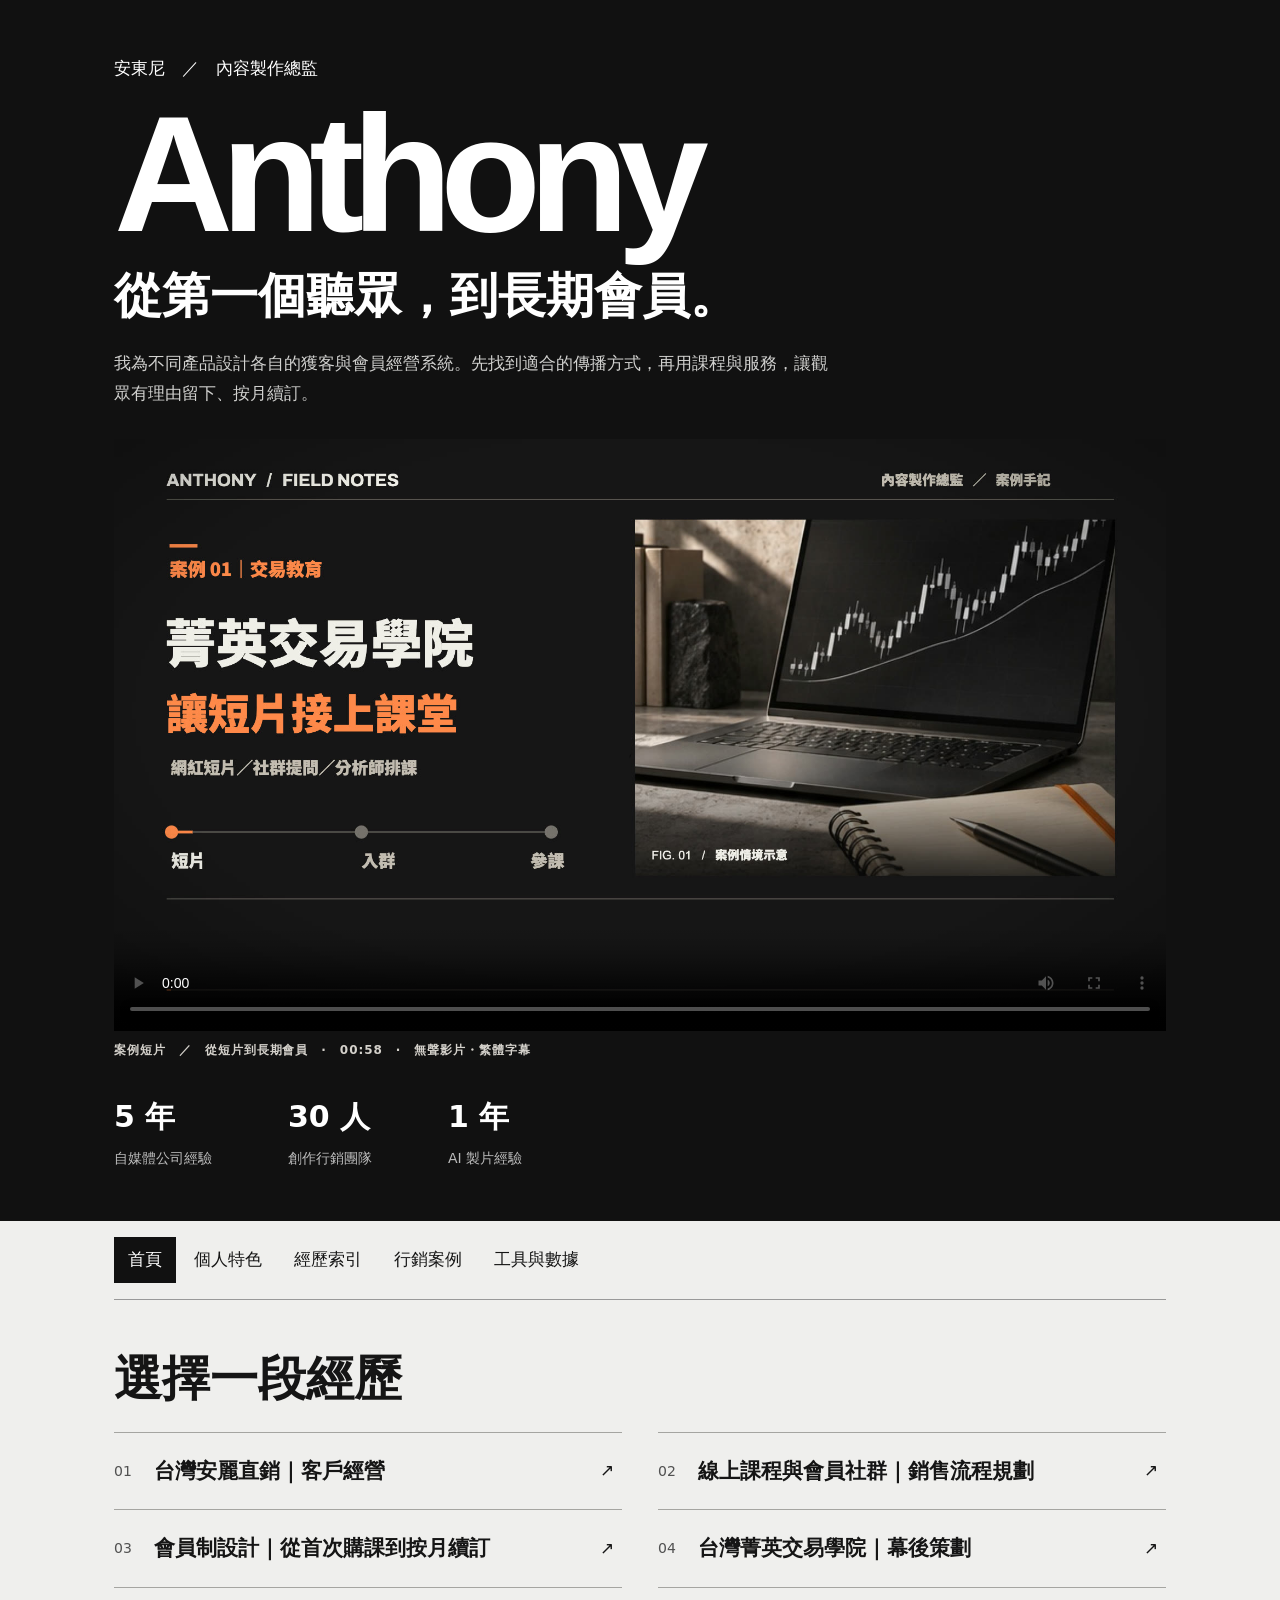
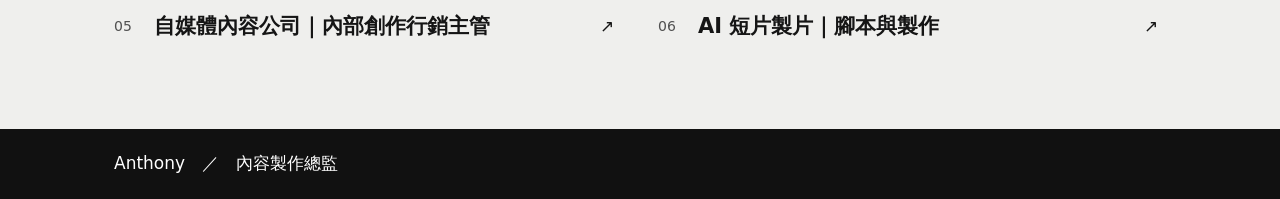
<file: index.html>
<!doctype html><html lang="zh-Hant"><head><meta charset=utf-8><meta name="viewport" content="width=device-width,initial-scale=1"><title>內容製作總監｜Anthony 安東尼</title><style>*{box-sizing:border-box}body{margin:0;background:#efefed;color:#151515;font:17px/1.75 system-ui,"PingFang TC",sans-serif}header,footer{background:#111;color:white}.wrap{max-width:1180px;padding:0 clamp(20px,5vw,68px);margin:auto}.hero{padding-top:54px;padding-bottom:48px}h1{margin:.05em 0;font:750 clamp(64px,13vw,165px)/1 Arial;letter-spacing:-.075em}h2{font-size:clamp(27px,3.8vw,48px);line-height:1.25;margin:8px 0 24px}h3{font-size:22px;margin:0}.hero p{max-width:720px;color:#d1d1cf}.metrics{display:flex;gap:clamp(16px,6vw,76px);margin-top:32px}.metrics b{display:block;font-size:30px}.metrics span{color:#bbb;font-size:14px}nav{display:flex;gap:4px;flex-wrap:wrap;padding:16px 0;border-bottom:1px solid #999}a{color:inherit}nav a{padding:8px 14px;text-decoration:none}nav a[aria-current]{background:#111;color:white}main{min-height:390px;padding:40px 0 64px}.k{font-size:13px;letter-spacing:.14em;color:#595959}.lead{font-size:20px;max-width:780px}.row{display:grid;grid-template-columns:1fr 1.55fr;gap:30px;border-top:1px solid #bbb;padding:20px 0}.row p{margin:0}details{border-top:1px solid #aaa;padding:15px 0}summary{cursor:pointer;font-weight:650;font-size:20px}details p{max-width:78ch}footer .wrap{padding-top:20px;padding-bottom:20px}section[hidden]{display:none}@media(max-width:650px){.hero{padding-top:34px}.row{display:block}.row p{margin-top:8px}nav a{padding:7px 9px;font-size:15px}.metrics{justify-content:space-between}.metrics b{font-size:24px}.metrics span{font-size:12px}} .directory{display:grid;grid-template-columns:repeat(2,minmax(0,1fr));gap:0 36px}.entry{color:inherit;text-decoration:none;border-top:1px solid #a5a5a1;padding:20px 0;display:grid;grid-template-columns:32px 1fr 22px;align-items:center;gap:8px}.entry b{font-size:21px}.entry span,.sub{font-size:14px;color:#515151}.entry:hover b{text-decoration:underline}.sub{margin:0}.sheet{background:#d4d4d1;padding:clamp(18px,4vw,44px);margin:28px 0}.sheet p{max-width:76ch}.pagehead{padding-top:45px;padding-bottom:42px}.pagehead h1{font-size:clamp(38px,6vw,78px);letter-spacing:-.035em;line-height:1.18;margin:12px 0}.pagehead a{color:#ddd}.trail{display:flex;gap:24px;flex-wrap:wrap}.directory a:focus-visible,nav a:focus-visible{outline:2px solid} @media(max-width:650px){.directory{grid-template-columns:1fr}.entry b{font-size:18px}}</style><link rel="stylesheet" href="media/case-film.css"></head><body><header><div class="wrap hero"><span>安東尼　／　內容製作總監</span><h1>Anthony</h1><h2>從第一個聽眾，到長期會員。</h2><p>我為不同產品設計各自的獲客與會員經營系統。先找到適合的傳播方式，再用課程與服務，讓觀眾有理由留下、按月續訂。</p><figure class="showreel" id="case-film"><video width="1920" height="1080" playsinline controls preload="metadata" poster="media/case-cover.jpg" aria-label="Anthony 案例短片：從短片到長期會員"><source src="media/anthony-field-notes.mp4?v=silent" type="video/mp4"><track kind="captions" srclang="zh-TW" label="繁體中文" src="media/field-notes.vtt">您的瀏覽器無法播放影片，請<a href="media/anthony-field-notes.mp4?v=silent">開啟 MP4</a>。</video><figcaption>案例短片　／　從短片到長期會員　·　00:58　·　無聲影片・繁體字幕</figcaption></figure><div class="metrics"><div><b>5 年</b><span>自媒體公司經驗</span></div><div><b>30 人</b><span>創作行銷團隊</span></div><div><b>1 年</b><span>AI 製片經驗</span></div></div></div></header><div class="wrap"><nav aria-label="主選單"><a aria-current="page" href="index.html">首頁</a><a href="profile.html">個人特色</a><a href="experience.html">經歷索引</a><a href="academy.html">行銷案例</a><a href="tools.html">工具與數據</a></nav><main><h2>選擇一段經歷</h2><div class="directory"><a class="entry" href="amway.html"><span>01</span><b>台灣安麗直銷｜客戶經營</b>↗</a><a class="entry" href="courses.html"><span>02</span><b>線上課程與會員社群｜銷售流程規劃</b>↗</a><a class="entry" href="members.html"><span>03</span><b>會員制設計｜從首次購課到按月續訂</b>↗</a><a class="entry" href="academy.html"><span>04</span><b>台灣菁英交易學院｜幕後策劃</b>↗</a><a class="entry" href="team.html"><span>05</span><b>自媒體內容公司｜內部創作行銷主管</b>↗</a><a class="entry" href="ai-film.html"><span>06</span><b>AI 短片製片｜腳本與製作</b>↗</a></div></main></div><footer><div class="wrap">Anthony　／　內容製作總監</div></footer><script>const value=new URLSearchParams(location.search).get('t'),v=document.querySelector('video');if(value!==null&&/^\d+$/.test(value)){const seek=()=>{v.currentTime=Math.min(Number(value),Math.max(0,v.duration-.1))};if(v.readyState>=1)seek();else v.addEventListener('loadedmetadata',seek,{once:true})}</script></body></html>
</file>
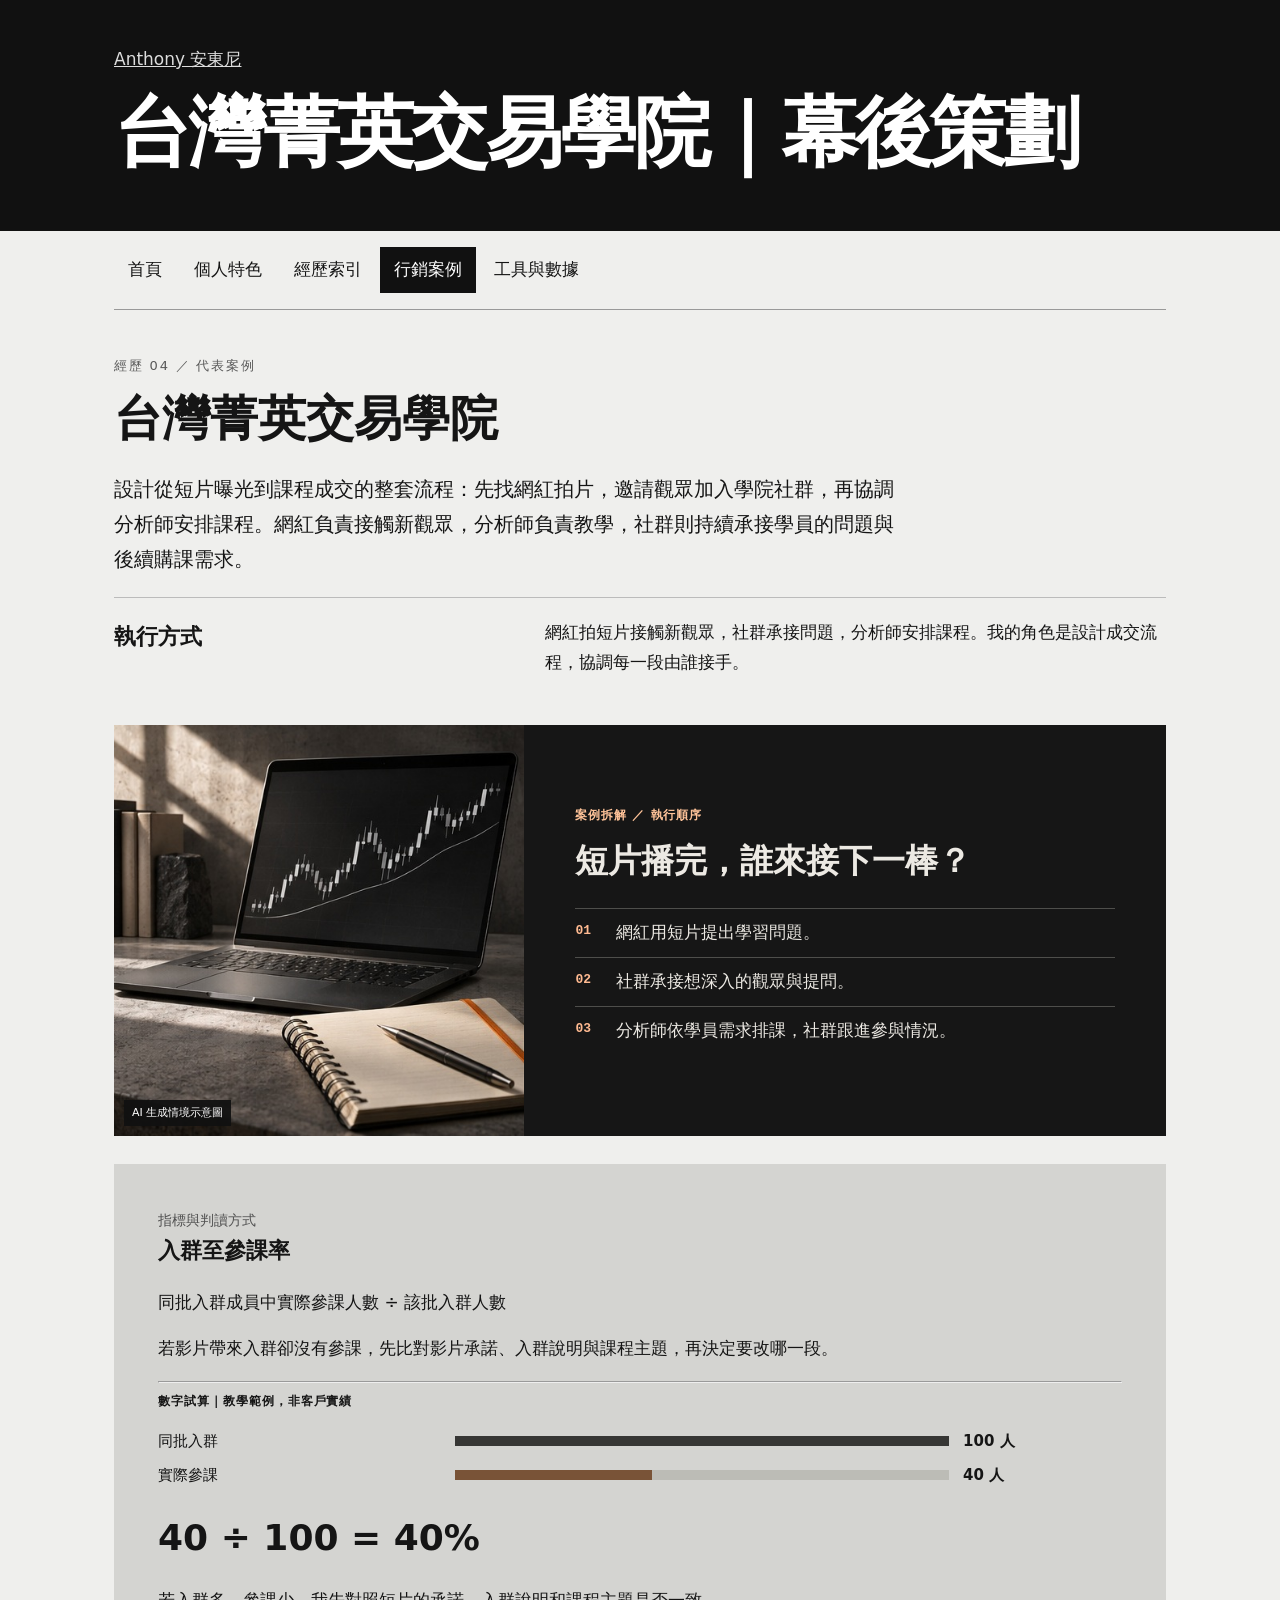
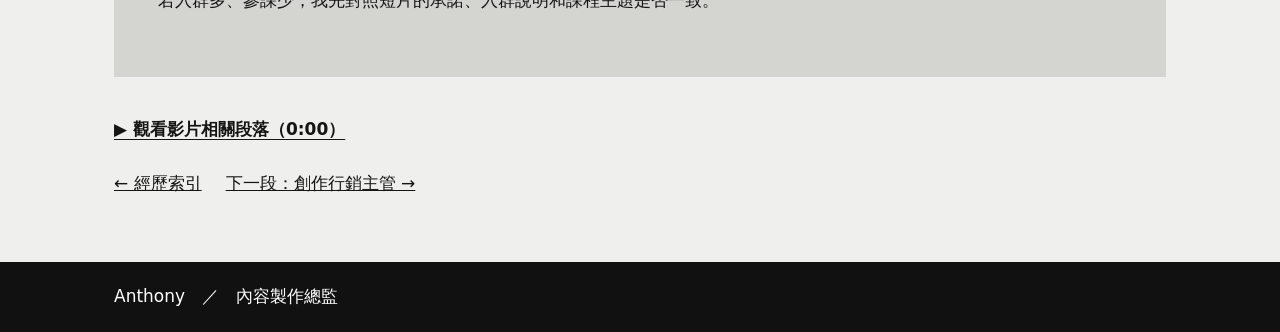
<file: academy.html>
<!doctype html><html lang="zh-Hant"><head><meta charset=utf-8><meta name="viewport" content="width=device-width,initial-scale=1"><title>台灣菁英交易學院｜幕後策劃｜Anthony 安東尼</title><style>*{box-sizing:border-box}body{margin:0;background:#efefed;color:#151515;font:17px/1.75 system-ui,"PingFang TC",sans-serif}header,footer{background:#111;color:white}.wrap{max-width:1180px;padding:0 clamp(20px,5vw,68px);margin:auto}.hero{padding-top:54px;padding-bottom:48px}h1{margin:.05em 0;font:750 clamp(64px,13vw,165px)/1 Arial;letter-spacing:-.075em}h2{font-size:clamp(27px,3.8vw,48px);line-height:1.25;margin:8px 0 24px}h3{font-size:22px;margin:0}.hero p{max-width:720px;color:#d1d1cf}.metrics{display:flex;gap:clamp(16px,6vw,76px);margin-top:32px}.metrics b{display:block;font-size:30px}.metrics span{color:#bbb;font-size:14px}nav{display:flex;gap:4px;flex-wrap:wrap;padding:16px 0;border-bottom:1px solid #999}a{color:inherit}nav a{padding:8px 14px;text-decoration:none}nav a[aria-current]{background:#111;color:white}main{min-height:390px;padding:40px 0 64px}.k{font-size:13px;letter-spacing:.14em;color:#595959}.lead{font-size:20px;max-width:780px}.row{display:grid;grid-template-columns:1fr 1.55fr;gap:30px;border-top:1px solid #bbb;padding:20px 0}.row p{margin:0}details{border-top:1px solid #aaa;padding:15px 0}summary{cursor:pointer;font-weight:650;font-size:20px}details p{max-width:78ch}footer .wrap{padding-top:20px;padding-bottom:20px}section[hidden]{display:none}@media(max-width:650px){.hero{padding-top:34px}.row{display:block}.row p{margin-top:8px}nav a{padding:7px 9px;font-size:15px}.metrics{justify-content:space-between}.metrics b{font-size:24px}.metrics span{font-size:12px}} .directory{display:grid;grid-template-columns:repeat(2,minmax(0,1fr));gap:0 36px}.entry{color:inherit;text-decoration:none;border-top:1px solid #a5a5a1;padding:20px 0;display:grid;grid-template-columns:32px 1fr 22px;align-items:center;gap:8px}.entry b{font-size:21px}.entry span,.sub{font-size:14px;color:#515151}.entry:hover b{text-decoration:underline}.sub{margin:0}.sheet{background:#d4d4d1;padding:clamp(18px,4vw,44px);margin:28px 0}.sheet p{max-width:76ch}.pagehead{padding-top:45px;padding-bottom:42px}.pagehead h1{font-size:clamp(38px,6vw,78px);letter-spacing:-.035em;line-height:1.18;margin:12px 0}.pagehead a{color:#ddd}.trail{display:flex;gap:24px;flex-wrap:wrap}.directory a:focus-visible,nav a:focus-visible{outline:2px solid} @media(max-width:650px){.directory{grid-template-columns:1fr}.entry b{font-size:18px}}</style><link rel="stylesheet" href="media/case-film.css"></head><body><header><div class="wrap pagehead"><a href="index.html">Anthony 安東尼</a><h1>台灣菁英交易學院｜幕後策劃</h1></div></header><div class="wrap"><nav aria-label="主選單"><a href="index.html">首頁</a><a href="profile.html">個人特色</a><a href="experience.html">經歷索引</a><a aria-current="page" href="academy.html">行銷案例</a><a href="tools.html">工具與數據</a></nav><main><span class="k">經歷 04 ／ 代表案例</span><h2>台灣菁英交易學院</h2><p class="lead">設計從短片曝光到課程成交的整套流程：先找網紅拍片，邀請觀眾加入學院社群，再協調分析師安排課程。網紅負責接觸新觀眾，分析師負責教學，社群則持續承接學員的問題與後續購課需求。</p><article class="row"><h3>執行方式</h3><p>網紅拍短片接觸新觀眾，社群承接問題，分析師安排課程。我的角色是設計成交流程，協調每一段由誰接手。</p></article><div class="caseplate"><figure><img src="media/academy.jpg" width="508" height="508" alt="短片播完，誰來接下一棒？的情境示意"><figcaption>AI 生成情境示意圖</figcaption></figure><div class="casebody"><div class="eyebrow">案例拆解 ／ 執行順序</div><h3>短片播完，誰來接下一棒？</h3><ol><li><span class="stepno">01</span><span>網紅用短片提出學習問題。</span></li><li><span class="stepno">02</span><span>社群承接想深入的觀眾與提問。</span></li><li><span class="stepno">03</span><span>分析師依學員需求排課，社群跟進參與情況。</span></li></ol></div></div><section class="sheet"><p class="sub">指標與判讀方式</p><h3>入群至參課率</h3><p>同批入群成員中實際參課人數 ÷ 該批入群人數</p><p>若影片帶來入群卻沒有參課，先比對影片承諾、入群說明與課程主題，再決定要改哪一段。</p><hr><div class="eyebrow">數字試算｜教學範例，非客戶實績</div><div class="analysis-meter" aria-label="指標計算示意"><div class="bar-row"><span>同批入群</span><div class="bar-track"><div class="bar-fill" style="width:100%"></div></div><b>100 人</b></div><div class="bar-row"><span>實際參課</span><div class="bar-track"><div class="bar-fill" style="width:40.0%"></div></div><b>40 人</b></div></div><div class="result">40 ÷ 100 = 40%</div><p>若入群多、參課少，我先對照短片的承諾、入群說明和課程主題是否一致。</p></section><a class="casewatch" href="index.html?t=0#case-film">▶ 觀看影片相關段落（0:00）</a><div class="trail"><a href="experience.html">← 經歷索引</a><a href="team.html">下一段：創作行銷主管 →</a></div></main></div><footer><div class="wrap">Anthony　／　內容製作總監</div></footer></body></html>
</file>
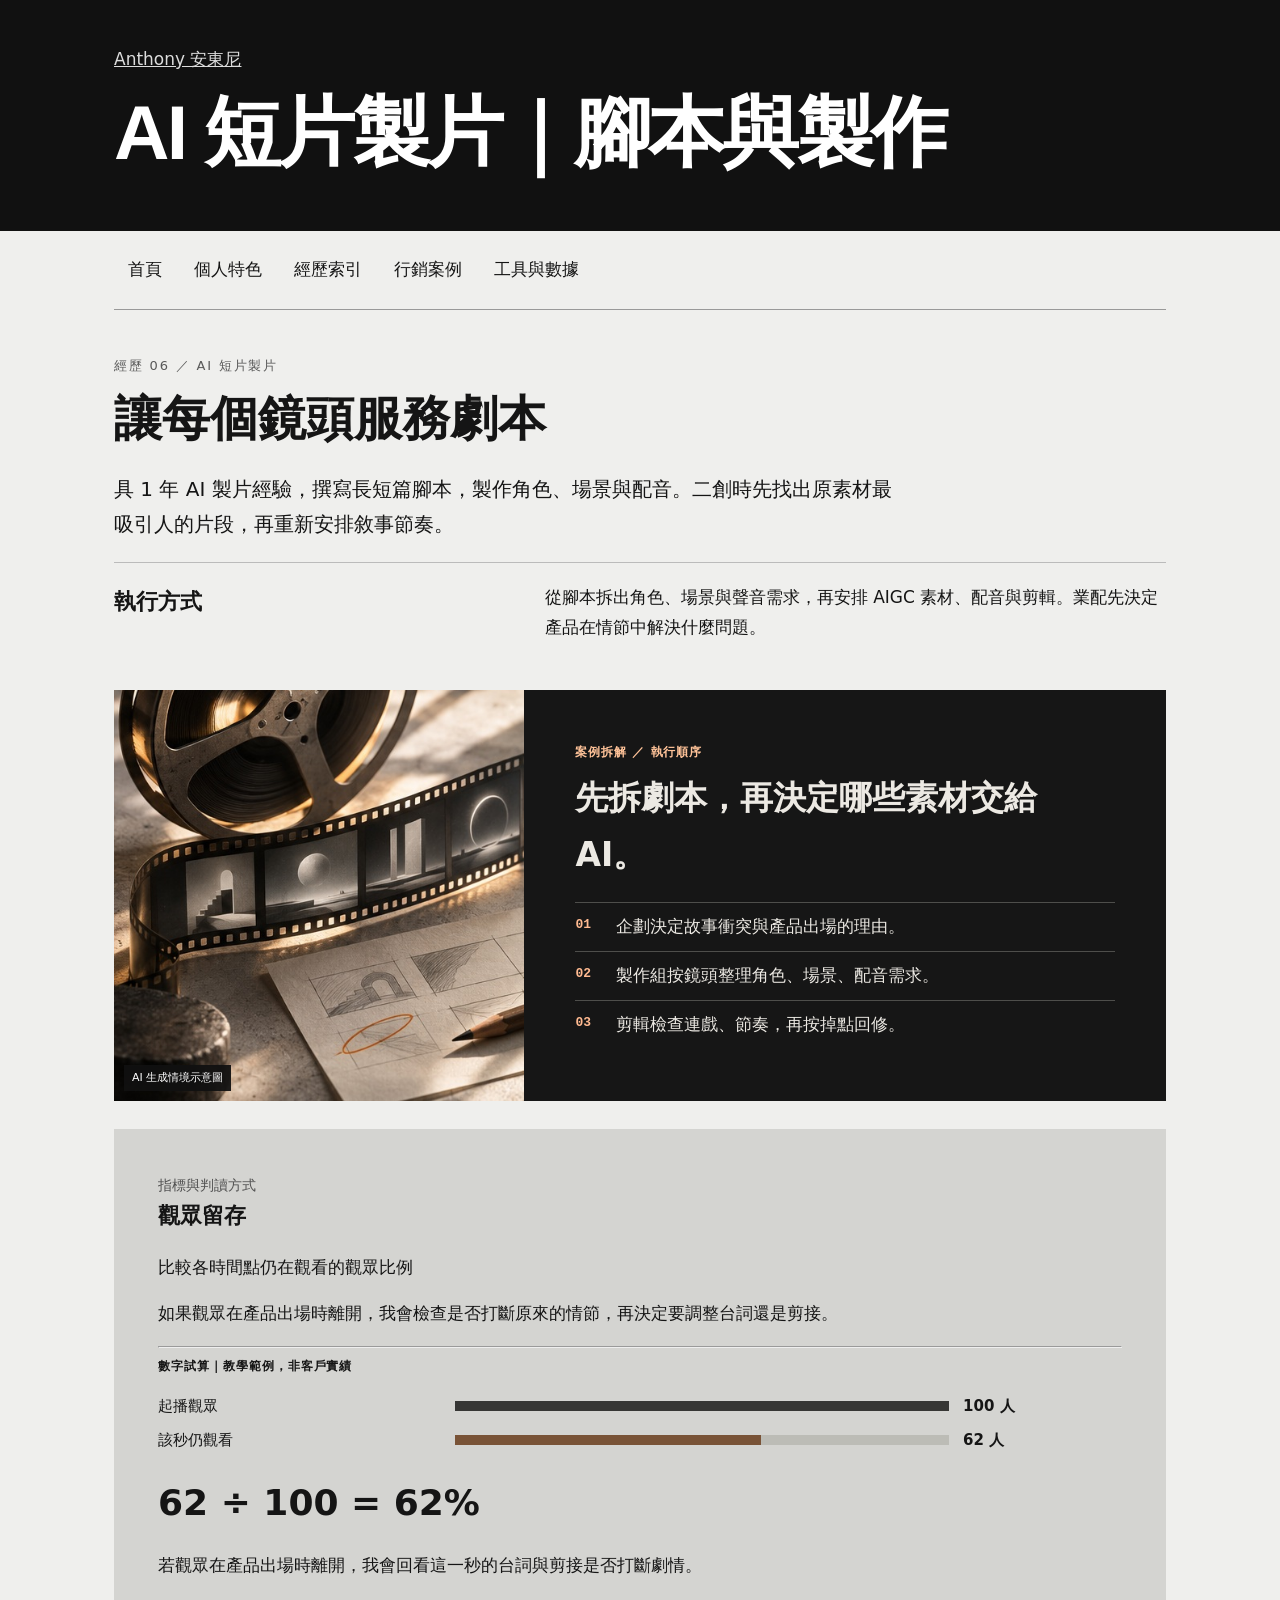
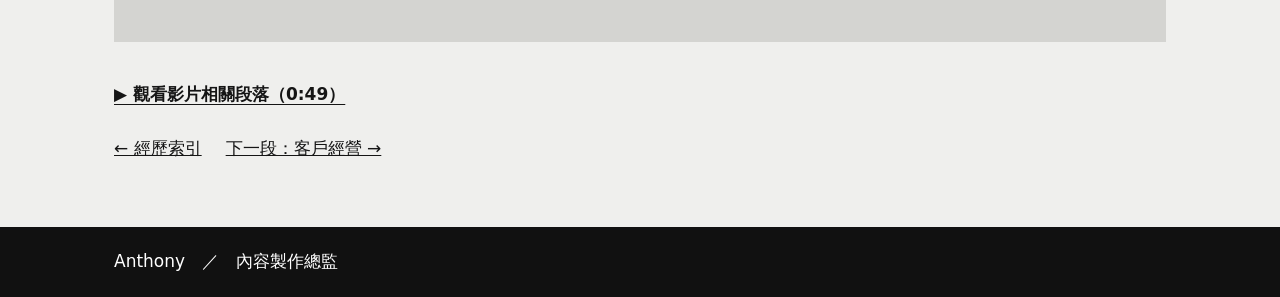
<file: ai-film.html>
<!doctype html><html lang="zh-Hant"><head><meta charset=utf-8><meta name="viewport" content="width=device-width,initial-scale=1"><title>AI 短片製片｜腳本與製作｜Anthony 安東尼</title><style>*{box-sizing:border-box}body{margin:0;background:#efefed;color:#151515;font:17px/1.75 system-ui,"PingFang TC",sans-serif}header,footer{background:#111;color:white}.wrap{max-width:1180px;padding:0 clamp(20px,5vw,68px);margin:auto}.hero{padding-top:54px;padding-bottom:48px}h1{margin:.05em 0;font:750 clamp(64px,13vw,165px)/1 Arial;letter-spacing:-.075em}h2{font-size:clamp(27px,3.8vw,48px);line-height:1.25;margin:8px 0 24px}h3{font-size:22px;margin:0}.hero p{max-width:720px;color:#d1d1cf}.metrics{display:flex;gap:clamp(16px,6vw,76px);margin-top:32px}.metrics b{display:block;font-size:30px}.metrics span{color:#bbb;font-size:14px}nav{display:flex;gap:4px;flex-wrap:wrap;padding:16px 0;border-bottom:1px solid #999}a{color:inherit}nav a{padding:8px 14px;text-decoration:none}nav a[aria-current]{background:#111;color:white}main{min-height:390px;padding:40px 0 64px}.k{font-size:13px;letter-spacing:.14em;color:#595959}.lead{font-size:20px;max-width:780px}.row{display:grid;grid-template-columns:1fr 1.55fr;gap:30px;border-top:1px solid #bbb;padding:20px 0}.row p{margin:0}details{border-top:1px solid #aaa;padding:15px 0}summary{cursor:pointer;font-weight:650;font-size:20px}details p{max-width:78ch}footer .wrap{padding-top:20px;padding-bottom:20px}section[hidden]{display:none}@media(max-width:650px){.hero{padding-top:34px}.row{display:block}.row p{margin-top:8px}nav a{padding:7px 9px;font-size:15px}.metrics{justify-content:space-between}.metrics b{font-size:24px}.metrics span{font-size:12px}} .directory{display:grid;grid-template-columns:repeat(2,minmax(0,1fr));gap:0 36px}.entry{color:inherit;text-decoration:none;border-top:1px solid #a5a5a1;padding:20px 0;display:grid;grid-template-columns:32px 1fr 22px;align-items:center;gap:8px}.entry b{font-size:21px}.entry span,.sub{font-size:14px;color:#515151}.entry:hover b{text-decoration:underline}.sub{margin:0}.sheet{background:#d4d4d1;padding:clamp(18px,4vw,44px);margin:28px 0}.sheet p{max-width:76ch}.pagehead{padding-top:45px;padding-bottom:42px}.pagehead h1{font-size:clamp(38px,6vw,78px);letter-spacing:-.035em;line-height:1.18;margin:12px 0}.pagehead a{color:#ddd}.trail{display:flex;gap:24px;flex-wrap:wrap}.directory a:focus-visible,nav a:focus-visible{outline:2px solid} @media(max-width:650px){.directory{grid-template-columns:1fr}.entry b{font-size:18px}}</style><link rel="stylesheet" href="media/case-film.css"></head><body><header><div class="wrap pagehead"><a href="index.html">Anthony 安東尼</a><h1>AI 短片製片｜腳本與製作</h1></div></header><div class="wrap"><nav aria-label="主選單"><a href="index.html">首頁</a><a href="profile.html">個人特色</a><a href="experience.html">經歷索引</a><a href="academy.html">行銷案例</a><a href="tools.html">工具與數據</a></nav><main><span class="k">經歷 06 ／ AI 短片製片</span><h2>讓每個鏡頭服務劇本</h2><p class="lead">具 1 年 AI 製片經驗，撰寫長短篇腳本，製作角色、場景與配音。二創時先找出原素材最吸引人的片段，再重新安排敘事節奏。</p><article class="row"><h3>執行方式</h3><p>從腳本拆出角色、場景與聲音需求，再安排 AIGC 素材、配音與剪輯。業配先決定產品在情節中解決什麼問題。</p></article><div class="caseplate"><figure><img src="media/ai-film.jpg" width="508" height="508" alt="先拆劇本，再決定哪些素材交給 AI。的情境示意"><figcaption>AI 生成情境示意圖</figcaption></figure><div class="casebody"><div class="eyebrow">案例拆解 ／ 執行順序</div><h3>先拆劇本，再決定哪些素材交給 AI。</h3><ol><li><span class="stepno">01</span><span>企劃決定故事衝突與產品出場的理由。</span></li><li><span class="stepno">02</span><span>製作組按鏡頭整理角色、場景、配音需求。</span></li><li><span class="stepno">03</span><span>剪輯檢查連戲、節奏，再按掉點回修。</span></li></ol></div></div><section class="sheet"><p class="sub">指標與判讀方式</p><h3>觀眾留存</h3><p>比較各時間點仍在觀看的觀眾比例</p><p>如果觀眾在產品出場時離開，我會檢查是否打斷原來的情節，再決定要調整台詞還是剪接。</p><hr><div class="eyebrow">數字試算｜教學範例，非客戶實績</div><div class="analysis-meter" aria-label="指標計算示意"><div class="bar-row"><span>起播觀眾</span><div class="bar-track"><div class="bar-fill" style="width:100%"></div></div><b>100 人</b></div><div class="bar-row"><span>該秒仍觀看</span><div class="bar-track"><div class="bar-fill" style="width:62.0%"></div></div><b>62 人</b></div></div><div class="result">62 ÷ 100 = 62%</div><p>若觀眾在產品出場時離開，我會回看這一秒的台詞與剪接是否打斷劇情。</p></section><a class="casewatch" href="index.html?t=49#case-film">▶ 觀看影片相關段落（0:49）</a><div class="trail"><a href="experience.html">← 經歷索引</a><a href="amway.html">下一段：客戶經營 →</a></div></main></div><footer><div class="wrap">Anthony　／　內容製作總監</div></footer></body></html>
</file>
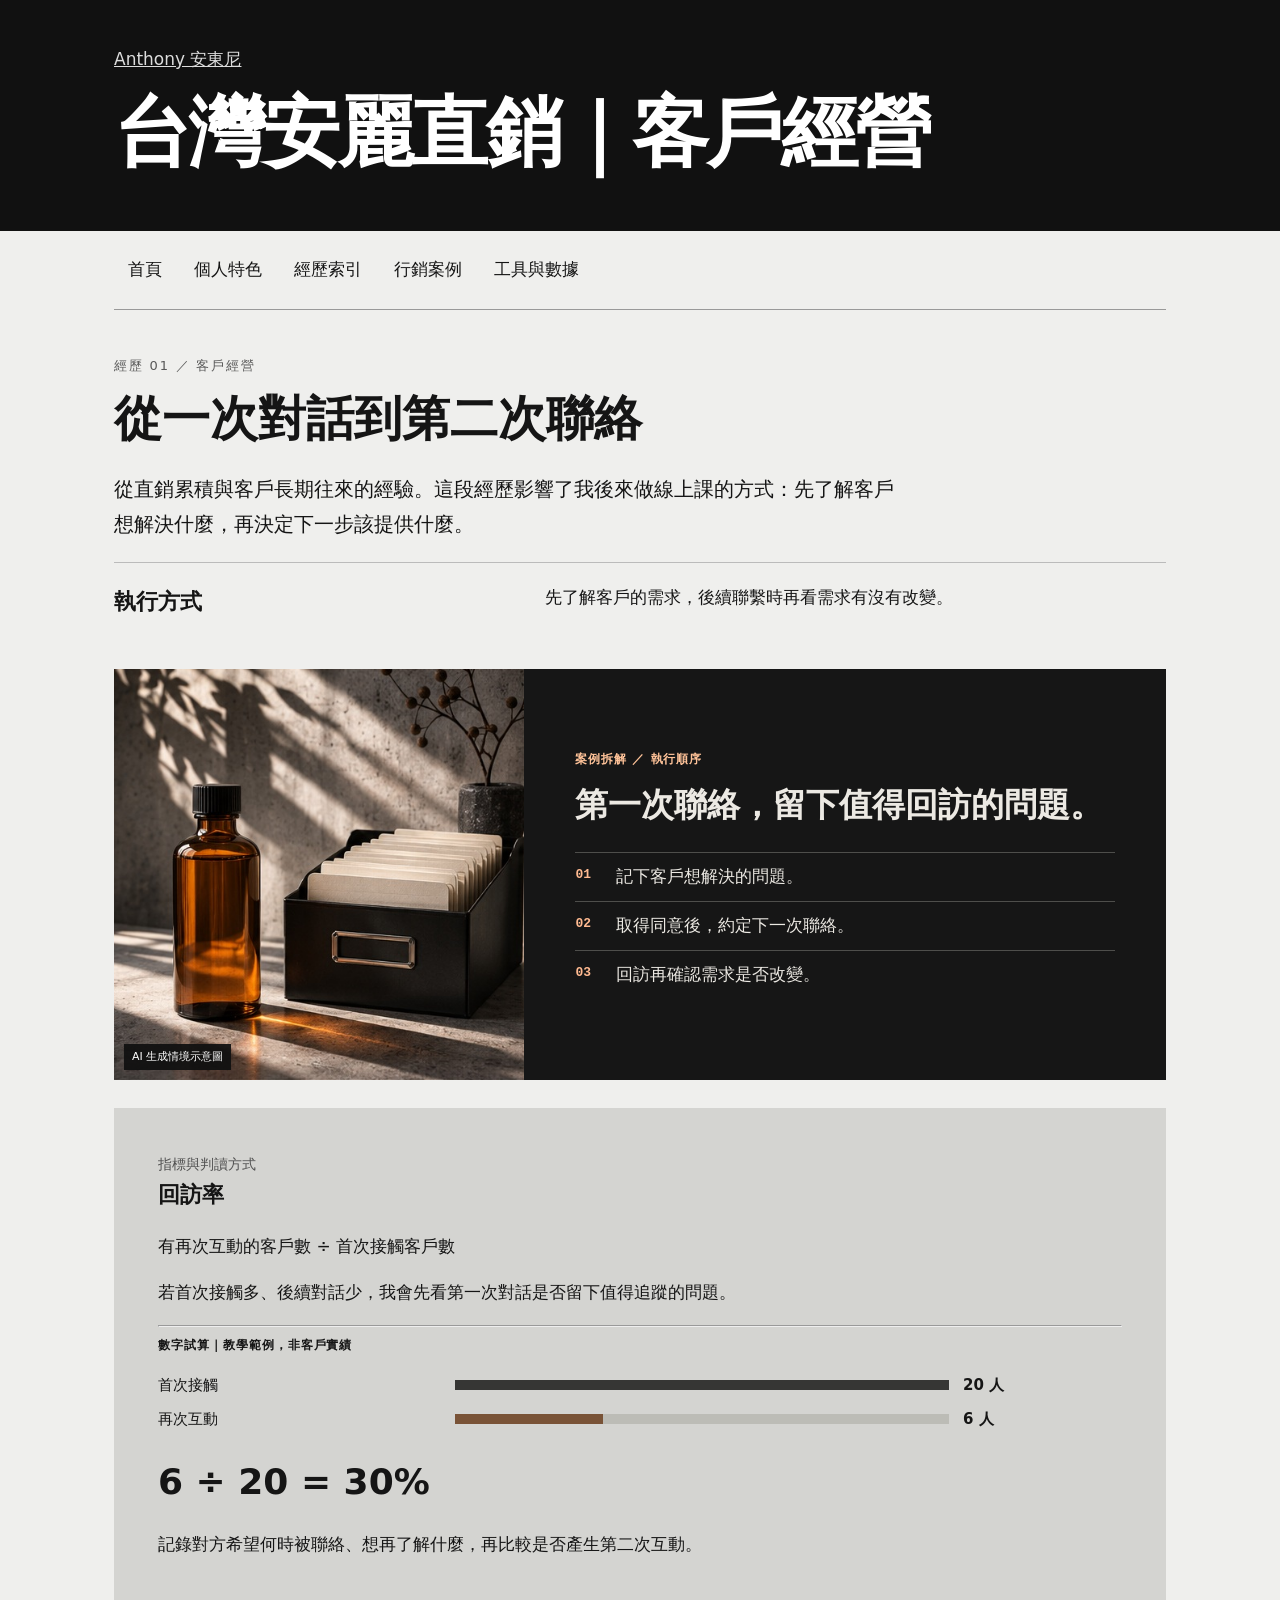
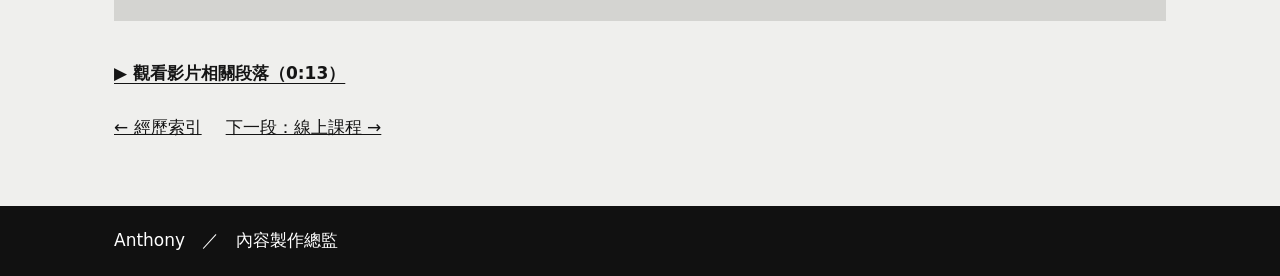
<file: amway.html>
<!doctype html><html lang="zh-Hant"><head><meta charset=utf-8><meta name="viewport" content="width=device-width,initial-scale=1"><title>台灣安麗直銷｜客戶經營｜Anthony 安東尼</title><style>*{box-sizing:border-box}body{margin:0;background:#efefed;color:#151515;font:17px/1.75 system-ui,"PingFang TC",sans-serif}header,footer{background:#111;color:white}.wrap{max-width:1180px;padding:0 clamp(20px,5vw,68px);margin:auto}.hero{padding-top:54px;padding-bottom:48px}h1{margin:.05em 0;font:750 clamp(64px,13vw,165px)/1 Arial;letter-spacing:-.075em}h2{font-size:clamp(27px,3.8vw,48px);line-height:1.25;margin:8px 0 24px}h3{font-size:22px;margin:0}.hero p{max-width:720px;color:#d1d1cf}.metrics{display:flex;gap:clamp(16px,6vw,76px);margin-top:32px}.metrics b{display:block;font-size:30px}.metrics span{color:#bbb;font-size:14px}nav{display:flex;gap:4px;flex-wrap:wrap;padding:16px 0;border-bottom:1px solid #999}a{color:inherit}nav a{padding:8px 14px;text-decoration:none}nav a[aria-current]{background:#111;color:white}main{min-height:390px;padding:40px 0 64px}.k{font-size:13px;letter-spacing:.14em;color:#595959}.lead{font-size:20px;max-width:780px}.row{display:grid;grid-template-columns:1fr 1.55fr;gap:30px;border-top:1px solid #bbb;padding:20px 0}.row p{margin:0}details{border-top:1px solid #aaa;padding:15px 0}summary{cursor:pointer;font-weight:650;font-size:20px}details p{max-width:78ch}footer .wrap{padding-top:20px;padding-bottom:20px}section[hidden]{display:none}@media(max-width:650px){.hero{padding-top:34px}.row{display:block}.row p{margin-top:8px}nav a{padding:7px 9px;font-size:15px}.metrics{justify-content:space-between}.metrics b{font-size:24px}.metrics span{font-size:12px}} .directory{display:grid;grid-template-columns:repeat(2,minmax(0,1fr));gap:0 36px}.entry{color:inherit;text-decoration:none;border-top:1px solid #a5a5a1;padding:20px 0;display:grid;grid-template-columns:32px 1fr 22px;align-items:center;gap:8px}.entry b{font-size:21px}.entry span,.sub{font-size:14px;color:#515151}.entry:hover b{text-decoration:underline}.sub{margin:0}.sheet{background:#d4d4d1;padding:clamp(18px,4vw,44px);margin:28px 0}.sheet p{max-width:76ch}.pagehead{padding-top:45px;padding-bottom:42px}.pagehead h1{font-size:clamp(38px,6vw,78px);letter-spacing:-.035em;line-height:1.18;margin:12px 0}.pagehead a{color:#ddd}.trail{display:flex;gap:24px;flex-wrap:wrap}.directory a:focus-visible,nav a:focus-visible{outline:2px solid} @media(max-width:650px){.directory{grid-template-columns:1fr}.entry b{font-size:18px}}</style><link rel="stylesheet" href="media/case-film.css"></head><body><header><div class="wrap pagehead"><a href="index.html">Anthony 安東尼</a><h1>台灣安麗直銷｜客戶經營</h1></div></header><div class="wrap"><nav aria-label="主選單"><a href="index.html">首頁</a><a href="profile.html">個人特色</a><a href="experience.html">經歷索引</a><a href="academy.html">行銷案例</a><a href="tools.html">工具與數據</a></nav><main><span class="k">經歷 01 ／ 客戶經營</span><h2>從一次對話到第二次聯絡</h2><p class="lead">從直銷累積與客戶長期往來的經驗。這段經歷影響了我後來做線上課的方式：先了解客戶想解決什麼，再決定下一步該提供什麼。</p><article class="row"><h3>執行方式</h3><p>先了解客戶的需求，後續聯繫時再看需求有沒有改變。</p></article><div class="caseplate"><figure><img src="media/amway.jpg" width="508" height="508" alt="第一次聯絡，留下值得回訪的問題。的情境示意"><figcaption>AI 生成情境示意圖</figcaption></figure><div class="casebody"><div class="eyebrow">案例拆解 ／ 執行順序</div><h3>第一次聯絡，留下值得回訪的問題。</h3><ol><li><span class="stepno">01</span><span>記下客戶想解決的問題。</span></li><li><span class="stepno">02</span><span>取得同意後，約定下一次聯絡。</span></li><li><span class="stepno">03</span><span>回訪再確認需求是否改變。</span></li></ol></div></div><section class="sheet"><p class="sub">指標與判讀方式</p><h3>回訪率</h3><p>有再次互動的客戶數 ÷ 首次接觸客戶數</p><p>若首次接觸多、後續對話少，我會先看第一次對話是否留下值得追蹤的問題。</p><hr><div class="eyebrow">數字試算｜教學範例，非客戶實績</div><div class="analysis-meter" aria-label="指標計算示意"><div class="bar-row"><span>首次接觸</span><div class="bar-track"><div class="bar-fill" style="width:100%"></div></div><b>20 人</b></div><div class="bar-row"><span>再次互動</span><div class="bar-track"><div class="bar-fill" style="width:30.0%"></div></div><b>6 人</b></div></div><div class="result">6 ÷ 20 = 30%</div><p>記錄對方希望何時被聯絡、想再了解什麼，再比較是否產生第二次互動。</p></section><a class="casewatch" href="index.html?t=13#case-film">▶ 觀看影片相關段落（0:13）</a><div class="trail"><a href="experience.html">← 經歷索引</a><a href="courses.html">下一段：線上課程 →</a></div></main></div><footer><div class="wrap">Anthony　／　內容製作總監</div></footer></body></html>
</file>
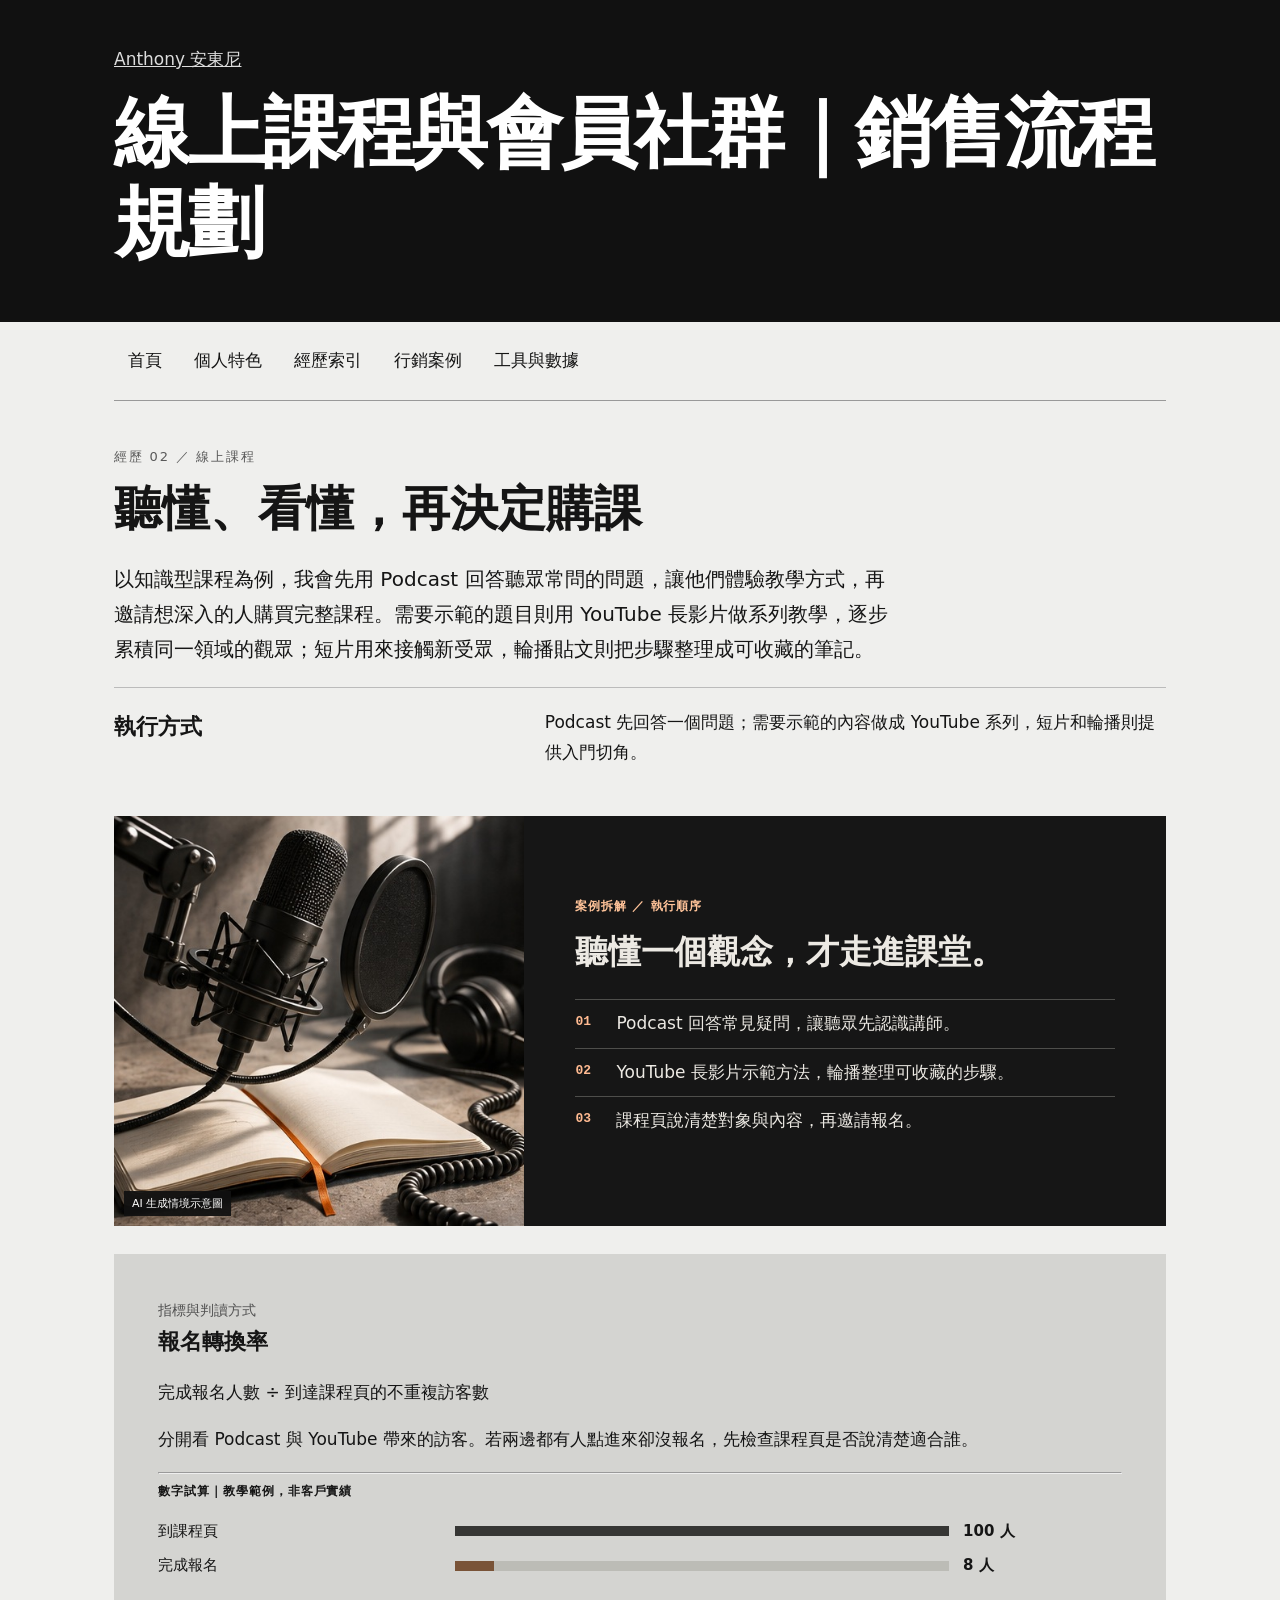
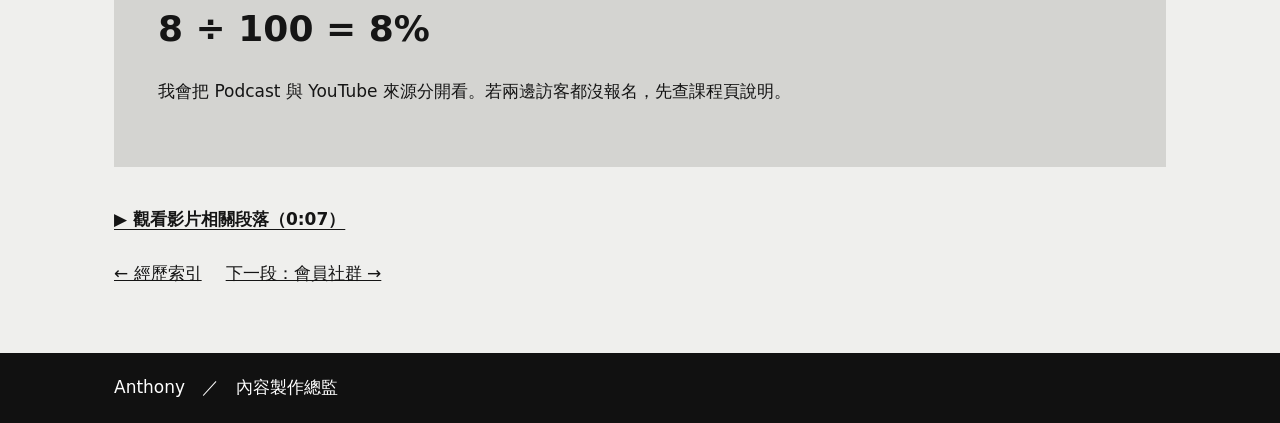
<file: courses.html>
<!doctype html><html lang="zh-Hant"><head><meta charset=utf-8><meta name="viewport" content="width=device-width,initial-scale=1"><title>線上課程與會員社群｜銷售流程規劃｜Anthony 安東尼</title><style>*{box-sizing:border-box}body{margin:0;background:#efefed;color:#151515;font:17px/1.75 system-ui,"PingFang TC",sans-serif}header,footer{background:#111;color:white}.wrap{max-width:1180px;padding:0 clamp(20px,5vw,68px);margin:auto}.hero{padding-top:54px;padding-bottom:48px}h1{margin:.05em 0;font:750 clamp(64px,13vw,165px)/1 Arial;letter-spacing:-.075em}h2{font-size:clamp(27px,3.8vw,48px);line-height:1.25;margin:8px 0 24px}h3{font-size:22px;margin:0}.hero p{max-width:720px;color:#d1d1cf}.metrics{display:flex;gap:clamp(16px,6vw,76px);margin-top:32px}.metrics b{display:block;font-size:30px}.metrics span{color:#bbb;font-size:14px}nav{display:flex;gap:4px;flex-wrap:wrap;padding:16px 0;border-bottom:1px solid #999}a{color:inherit}nav a{padding:8px 14px;text-decoration:none}nav a[aria-current]{background:#111;color:white}main{min-height:390px;padding:40px 0 64px}.k{font-size:13px;letter-spacing:.14em;color:#595959}.lead{font-size:20px;max-width:780px}.row{display:grid;grid-template-columns:1fr 1.55fr;gap:30px;border-top:1px solid #bbb;padding:20px 0}.row p{margin:0}details{border-top:1px solid #aaa;padding:15px 0}summary{cursor:pointer;font-weight:650;font-size:20px}details p{max-width:78ch}footer .wrap{padding-top:20px;padding-bottom:20px}section[hidden]{display:none}@media(max-width:650px){.hero{padding-top:34px}.row{display:block}.row p{margin-top:8px}nav a{padding:7px 9px;font-size:15px}.metrics{justify-content:space-between}.metrics b{font-size:24px}.metrics span{font-size:12px}} .directory{display:grid;grid-template-columns:repeat(2,minmax(0,1fr));gap:0 36px}.entry{color:inherit;text-decoration:none;border-top:1px solid #a5a5a1;padding:20px 0;display:grid;grid-template-columns:32px 1fr 22px;align-items:center;gap:8px}.entry b{font-size:21px}.entry span,.sub{font-size:14px;color:#515151}.entry:hover b{text-decoration:underline}.sub{margin:0}.sheet{background:#d4d4d1;padding:clamp(18px,4vw,44px);margin:28px 0}.sheet p{max-width:76ch}.pagehead{padding-top:45px;padding-bottom:42px}.pagehead h1{font-size:clamp(38px,6vw,78px);letter-spacing:-.035em;line-height:1.18;margin:12px 0}.pagehead a{color:#ddd}.trail{display:flex;gap:24px;flex-wrap:wrap}.directory a:focus-visible,nav a:focus-visible{outline:2px solid} @media(max-width:650px){.directory{grid-template-columns:1fr}.entry b{font-size:18px}}</style><link rel="stylesheet" href="media/case-film.css"></head><body><header><div class="wrap pagehead"><a href="index.html">Anthony 安東尼</a><h1>線上課程與會員社群｜銷售流程規劃</h1></div></header><div class="wrap"><nav aria-label="主選單"><a href="index.html">首頁</a><a href="profile.html">個人特色</a><a href="experience.html">經歷索引</a><a href="academy.html">行銷案例</a><a href="tools.html">工具與數據</a></nav><main><span class="k">經歷 02 ／ 線上課程</span><h2>聽懂、看懂，再決定購課</h2><p class="lead">以知識型課程為例，我會先用 Podcast 回答聽眾常問的問題，讓他們體驗教學方式，再邀請想深入的人購買完整課程。需要示範的題目則用 YouTube 長影片做系列教學，逐步累積同一領域的觀眾；短片用來接觸新受眾，輪播貼文則把步驟整理成可收藏的筆記。</p><article class="row"><h3>執行方式</h3><p>Podcast 先回答一個問題；需要示範的內容做成 YouTube 系列，短片和輪播則提供入門切角。</p></article><div class="caseplate"><figure><img src="media/courses.jpg" width="508" height="508" alt="聽懂一個觀念，才走進課堂。的情境示意"><figcaption>AI 生成情境示意圖</figcaption></figure><div class="casebody"><div class="eyebrow">案例拆解 ／ 執行順序</div><h3>聽懂一個觀念，才走進課堂。</h3><ol><li><span class="stepno">01</span><span>Podcast 回答常見疑問，讓聽眾先認識講師。</span></li><li><span class="stepno">02</span><span>YouTube 長影片示範方法，輪播整理可收藏的步驟。</span></li><li><span class="stepno">03</span><span>課程頁說清楚對象與內容，再邀請報名。</span></li></ol></div></div><section class="sheet"><p class="sub">指標與判讀方式</p><h3>報名轉換率</h3><p>完成報名人數 ÷ 到達課程頁的不重複訪客數</p><p>分開看 Podcast 與 YouTube 帶來的訪客。若兩邊都有人點進來卻沒報名，先檢查課程頁是否說清楚適合誰。</p><hr><div class="eyebrow">數字試算｜教學範例，非客戶實績</div><div class="analysis-meter" aria-label="指標計算示意"><div class="bar-row"><span>到課程頁</span><div class="bar-track"><div class="bar-fill" style="width:100%"></div></div><b>100 人</b></div><div class="bar-row"><span>完成報名</span><div class="bar-track"><div class="bar-fill" style="width:8.0%"></div></div><b>8 人</b></div></div><div class="result">8 ÷ 100 = 8%</div><p>我會把 Podcast 與 YouTube 來源分開看。若兩邊訪客都沒報名，先查課程頁說明。</p></section><a class="casewatch" href="index.html?t=7#case-film">▶ 觀看影片相關段落（0:07）</a><div class="trail"><a href="experience.html">← 經歷索引</a><a href="members.html">下一段：會員社群 →</a></div></main></div><footer><div class="wrap">Anthony　／　內容製作總監</div></footer></body></html>
</file>
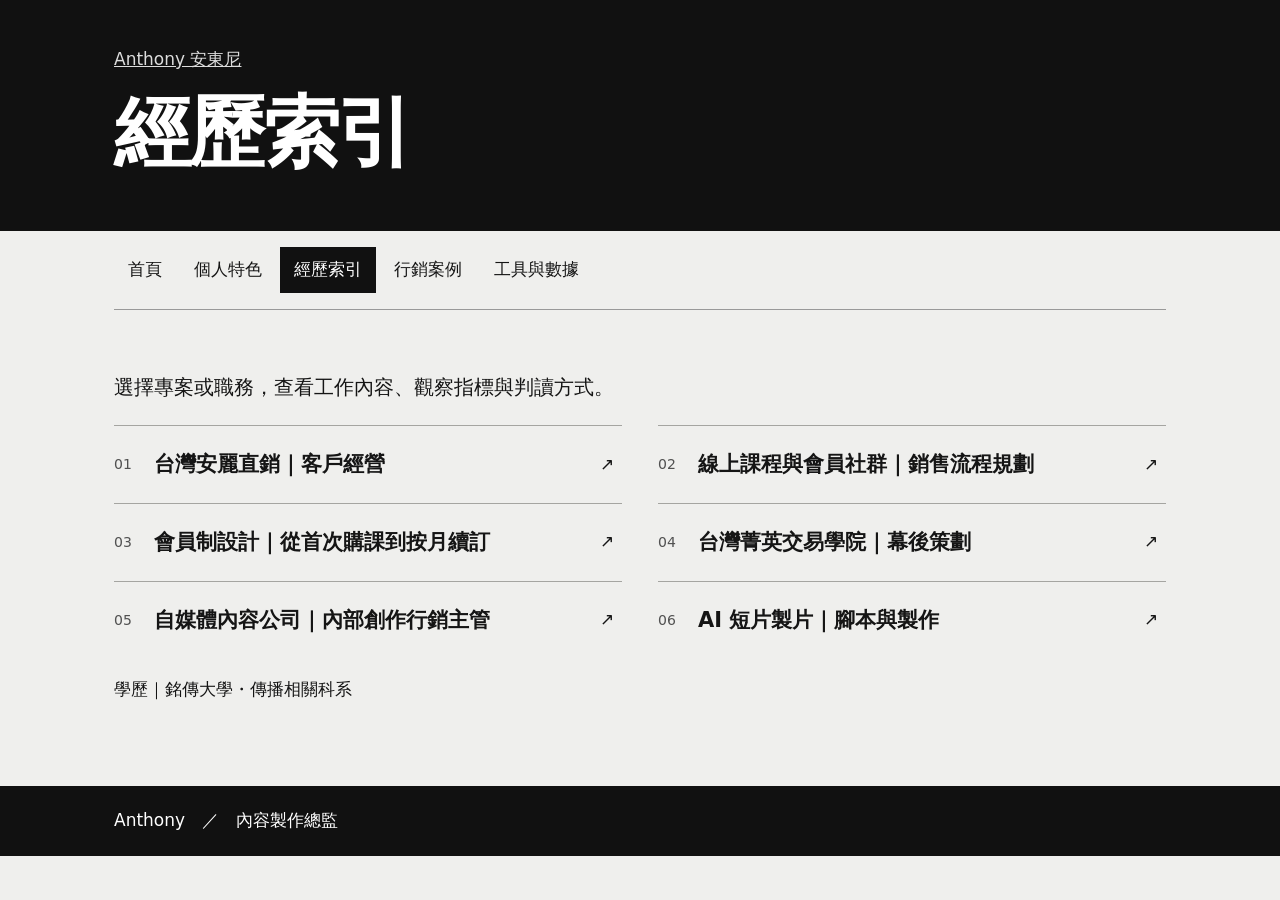
<file: experience.html>
<!doctype html><html lang="zh-Hant"><head><meta charset=utf-8><meta name="viewport" content="width=device-width,initial-scale=1"><title>經歷索引｜Anthony 安東尼</title><style>*{box-sizing:border-box}body{margin:0;background:#efefed;color:#151515;font:17px/1.75 system-ui,"PingFang TC",sans-serif}header,footer{background:#111;color:white}.wrap{max-width:1180px;padding:0 clamp(20px,5vw,68px);margin:auto}.hero{padding-top:54px;padding-bottom:48px}h1{margin:.05em 0;font:750 clamp(64px,13vw,165px)/1 Arial;letter-spacing:-.075em}h2{font-size:clamp(27px,3.8vw,48px);line-height:1.25;margin:8px 0 24px}h3{font-size:22px;margin:0}.hero p{max-width:720px;color:#d1d1cf}.metrics{display:flex;gap:clamp(16px,6vw,76px);margin-top:32px}.metrics b{display:block;font-size:30px}.metrics span{color:#bbb;font-size:14px}nav{display:flex;gap:4px;flex-wrap:wrap;padding:16px 0;border-bottom:1px solid #999}a{color:inherit}nav a{padding:8px 14px;text-decoration:none}nav a[aria-current]{background:#111;color:white}main{min-height:390px;padding:40px 0 64px}.k{font-size:13px;letter-spacing:.14em;color:#595959}.lead{font-size:20px;max-width:780px}.row{display:grid;grid-template-columns:1fr 1.55fr;gap:30px;border-top:1px solid #bbb;padding:20px 0}.row p{margin:0}details{border-top:1px solid #aaa;padding:15px 0}summary{cursor:pointer;font-weight:650;font-size:20px}details p{max-width:78ch}footer .wrap{padding-top:20px;padding-bottom:20px}section[hidden]{display:none}@media(max-width:650px){.hero{padding-top:34px}.row{display:block}.row p{margin-top:8px}nav a{padding:7px 9px;font-size:15px}.metrics{justify-content:space-between}.metrics b{font-size:24px}.metrics span{font-size:12px}} .directory{display:grid;grid-template-columns:repeat(2,minmax(0,1fr));gap:0 36px}.entry{color:inherit;text-decoration:none;border-top:1px solid #a5a5a1;padding:20px 0;display:grid;grid-template-columns:32px 1fr 22px;align-items:center;gap:8px}.entry b{font-size:21px}.entry span,.sub{font-size:14px;color:#515151}.entry:hover b{text-decoration:underline}.sub{margin:0}.sheet{background:#d4d4d1;padding:clamp(18px,4vw,44px);margin:28px 0}.sheet p{max-width:76ch}.pagehead{padding-top:45px;padding-bottom:42px}.pagehead h1{font-size:clamp(38px,6vw,78px);letter-spacing:-.035em;line-height:1.18;margin:12px 0}.pagehead a{color:#ddd}.trail{display:flex;gap:24px;flex-wrap:wrap}.directory a:focus-visible,nav a:focus-visible{outline:2px solid} @media(max-width:650px){.directory{grid-template-columns:1fr}.entry b{font-size:18px}}</style></head><body><header><div class="wrap pagehead"><a href="index.html">Anthony 安東尼</a><h1>經歷索引</h1></div></header><div class="wrap"><nav aria-label="主選單"><a href="index.html">首頁</a><a href="profile.html">個人特色</a><a aria-current="page" href="experience.html">經歷索引</a><a href="academy.html">行銷案例</a><a href="tools.html">工具與數據</a></nav><main><p class="lead">選擇專案或職務，查看工作內容、觀察指標與判讀方式。</p><div class="directory"><a class="entry" href="amway.html"><span>01</span><b>台灣安麗直銷｜客戶經營</b>↗</a><a class="entry" href="courses.html"><span>02</span><b>線上課程與會員社群｜銷售流程規劃</b>↗</a><a class="entry" href="members.html"><span>03</span><b>會員制設計｜從首次購課到按月續訂</b>↗</a><a class="entry" href="academy.html"><span>04</span><b>台灣菁英交易學院｜幕後策劃</b>↗</a><a class="entry" href="team.html"><span>05</span><b>自媒體內容公司｜內部創作行銷主管</b>↗</a><a class="entry" href="ai-film.html"><span>06</span><b>AI 短片製片｜腳本與製作</b>↗</a></div><p>學歷｜銘傳大學・傳播相關科系</p></main></div><footer><div class="wrap">Anthony　／　內容製作總監</div></footer></body></html>
</file>
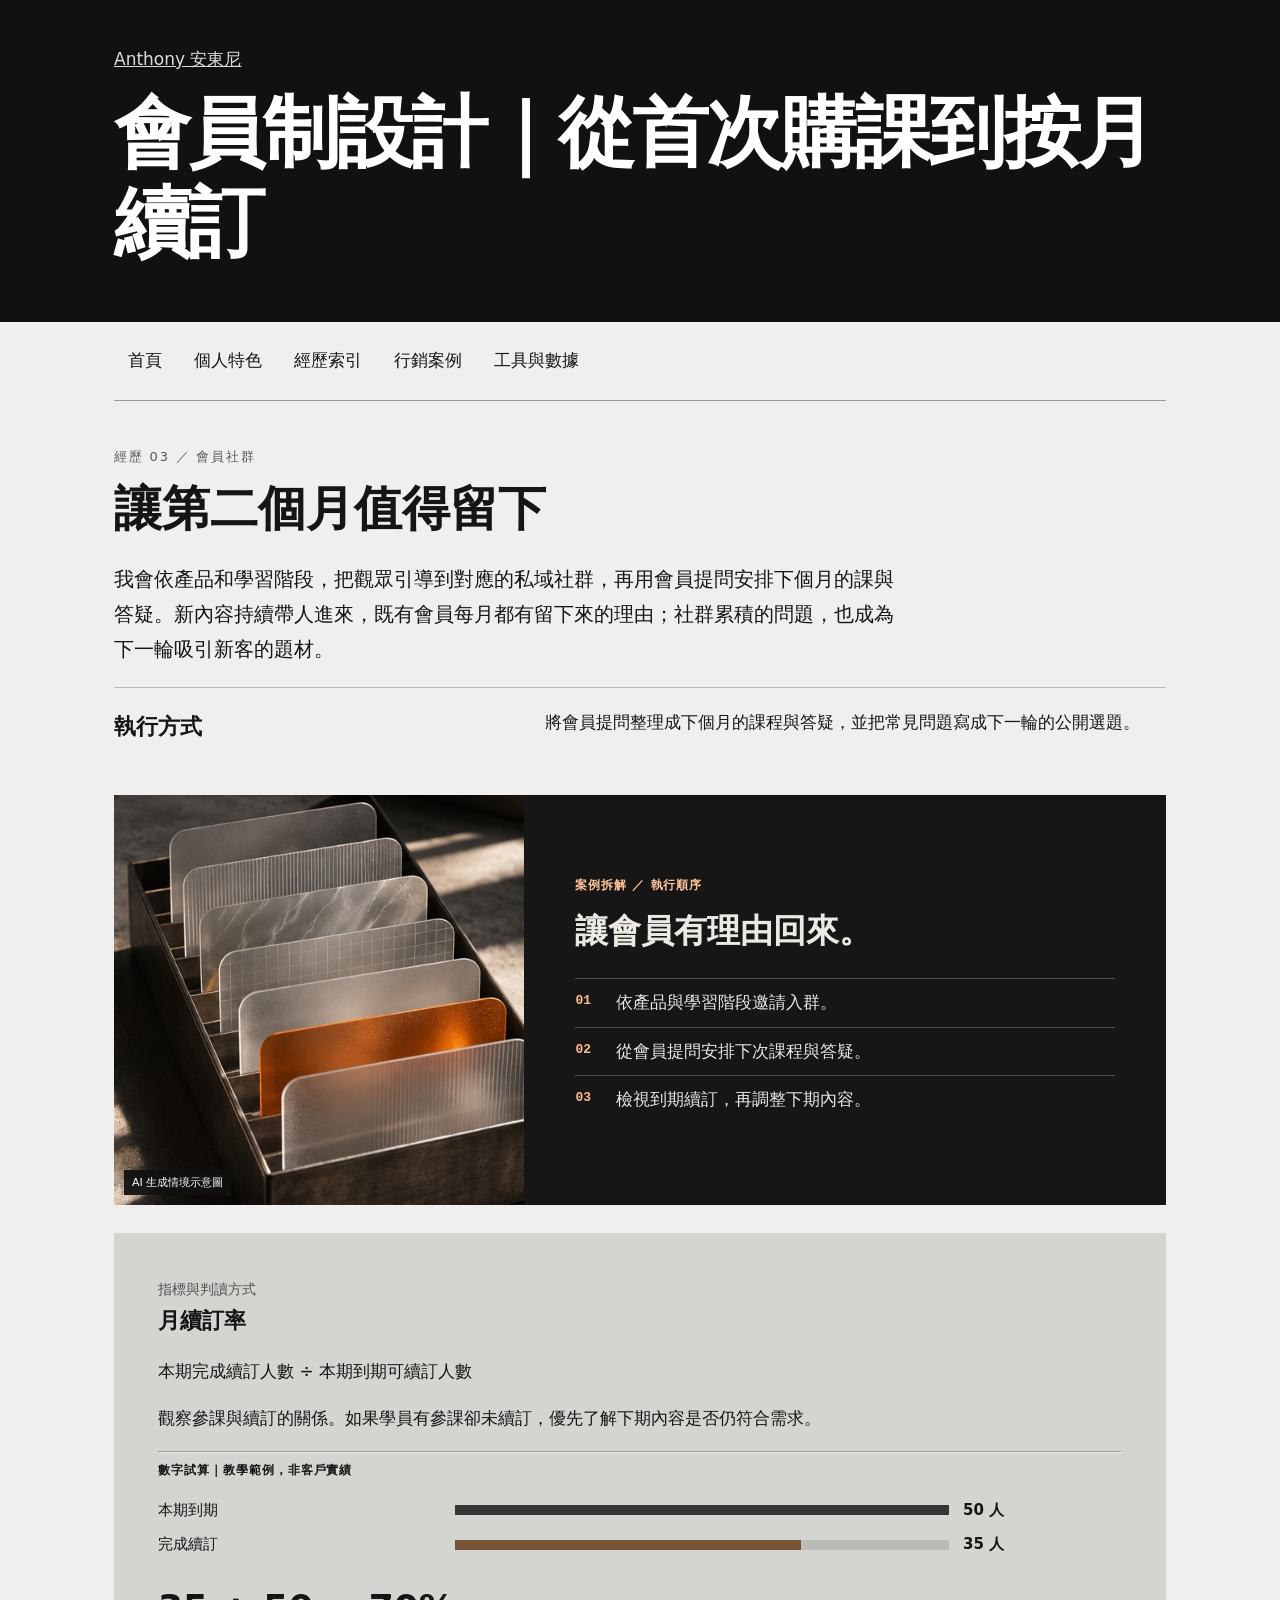
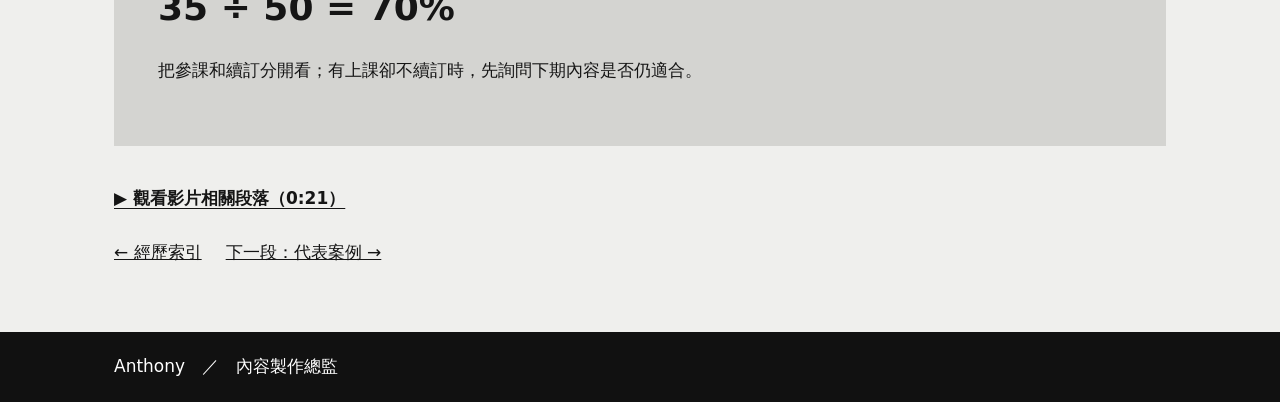
<file: members.html>
<!doctype html><html lang="zh-Hant"><head><meta charset=utf-8><meta name="viewport" content="width=device-width,initial-scale=1"><title>會員制設計｜從首次購課到按月續訂｜Anthony 安東尼</title><style>*{box-sizing:border-box}body{margin:0;background:#efefed;color:#151515;font:17px/1.75 system-ui,"PingFang TC",sans-serif}header,footer{background:#111;color:white}.wrap{max-width:1180px;padding:0 clamp(20px,5vw,68px);margin:auto}.hero{padding-top:54px;padding-bottom:48px}h1{margin:.05em 0;font:750 clamp(64px,13vw,165px)/1 Arial;letter-spacing:-.075em}h2{font-size:clamp(27px,3.8vw,48px);line-height:1.25;margin:8px 0 24px}h3{font-size:22px;margin:0}.hero p{max-width:720px;color:#d1d1cf}.metrics{display:flex;gap:clamp(16px,6vw,76px);margin-top:32px}.metrics b{display:block;font-size:30px}.metrics span{color:#bbb;font-size:14px}nav{display:flex;gap:4px;flex-wrap:wrap;padding:16px 0;border-bottom:1px solid #999}a{color:inherit}nav a{padding:8px 14px;text-decoration:none}nav a[aria-current]{background:#111;color:white}main{min-height:390px;padding:40px 0 64px}.k{font-size:13px;letter-spacing:.14em;color:#595959}.lead{font-size:20px;max-width:780px}.row{display:grid;grid-template-columns:1fr 1.55fr;gap:30px;border-top:1px solid #bbb;padding:20px 0}.row p{margin:0}details{border-top:1px solid #aaa;padding:15px 0}summary{cursor:pointer;font-weight:650;font-size:20px}details p{max-width:78ch}footer .wrap{padding-top:20px;padding-bottom:20px}section[hidden]{display:none}@media(max-width:650px){.hero{padding-top:34px}.row{display:block}.row p{margin-top:8px}nav a{padding:7px 9px;font-size:15px}.metrics{justify-content:space-between}.metrics b{font-size:24px}.metrics span{font-size:12px}} .directory{display:grid;grid-template-columns:repeat(2,minmax(0,1fr));gap:0 36px}.entry{color:inherit;text-decoration:none;border-top:1px solid #a5a5a1;padding:20px 0;display:grid;grid-template-columns:32px 1fr 22px;align-items:center;gap:8px}.entry b{font-size:21px}.entry span,.sub{font-size:14px;color:#515151}.entry:hover b{text-decoration:underline}.sub{margin:0}.sheet{background:#d4d4d1;padding:clamp(18px,4vw,44px);margin:28px 0}.sheet p{max-width:76ch}.pagehead{padding-top:45px;padding-bottom:42px}.pagehead h1{font-size:clamp(38px,6vw,78px);letter-spacing:-.035em;line-height:1.18;margin:12px 0}.pagehead a{color:#ddd}.trail{display:flex;gap:24px;flex-wrap:wrap}.directory a:focus-visible,nav a:focus-visible{outline:2px solid} @media(max-width:650px){.directory{grid-template-columns:1fr}.entry b{font-size:18px}}</style><link rel="stylesheet" href="media/case-film.css"></head><body><header><div class="wrap pagehead"><a href="index.html">Anthony 安東尼</a><h1>會員制設計｜從首次購課到按月續訂</h1></div></header><div class="wrap"><nav aria-label="主選單"><a href="index.html">首頁</a><a href="profile.html">個人特色</a><a href="experience.html">經歷索引</a><a href="academy.html">行銷案例</a><a href="tools.html">工具與數據</a></nav><main><span class="k">經歷 03 ／ 會員社群</span><h2>讓第二個月值得留下</h2><p class="lead">我會依產品和學習階段，把觀眾引導到對應的私域社群，再用會員提問安排下個月的課與答疑。新內容持續帶人進來，既有會員每月都有留下來的理由；社群累積的問題，也成為下一輪吸引新客的題材。</p><article class="row"><h3>執行方式</h3><p>將會員提問整理成下個月的課程與答疑，並把常見問題寫成下一輪的公開選題。</p></article><div class="caseplate"><figure><img src="media/members.jpg" width="508" height="508" alt="讓會員有理由回來。的情境示意"><figcaption>AI 生成情境示意圖</figcaption></figure><div class="casebody"><div class="eyebrow">案例拆解 ／ 執行順序</div><h3>讓會員有理由回來。</h3><ol><li><span class="stepno">01</span><span>依產品與學習階段邀請入群。</span></li><li><span class="stepno">02</span><span>從會員提問安排下次課程與答疑。</span></li><li><span class="stepno">03</span><span>檢視到期續訂，再調整下期內容。</span></li></ol></div></div><section class="sheet"><p class="sub">指標與判讀方式</p><h3>月續訂率</h3><p>本期完成續訂人數 ÷ 本期到期可續訂人數</p><p>觀察參課與續訂的關係。如果學員有參課卻未續訂，優先了解下期內容是否仍符合需求。</p><hr><div class="eyebrow">數字試算｜教學範例，非客戶實績</div><div class="analysis-meter" aria-label="指標計算示意"><div class="bar-row"><span>本期到期</span><div class="bar-track"><div class="bar-fill" style="width:100%"></div></div><b>50 人</b></div><div class="bar-row"><span>完成續訂</span><div class="bar-track"><div class="bar-fill" style="width:70.0%"></div></div><b>35 人</b></div></div><div class="result">35 ÷ 50 = 70%</div><p>把參課和續訂分開看；有上課卻不續訂時，先詢問下期內容是否仍適合。</p></section><a class="casewatch" href="index.html?t=21#case-film">▶ 觀看影片相關段落（0:21）</a><div class="trail"><a href="experience.html">← 經歷索引</a><a href="academy.html">下一段：代表案例 →</a></div></main></div><footer><div class="wrap">Anthony　／　內容製作總監</div></footer></body></html>
</file>
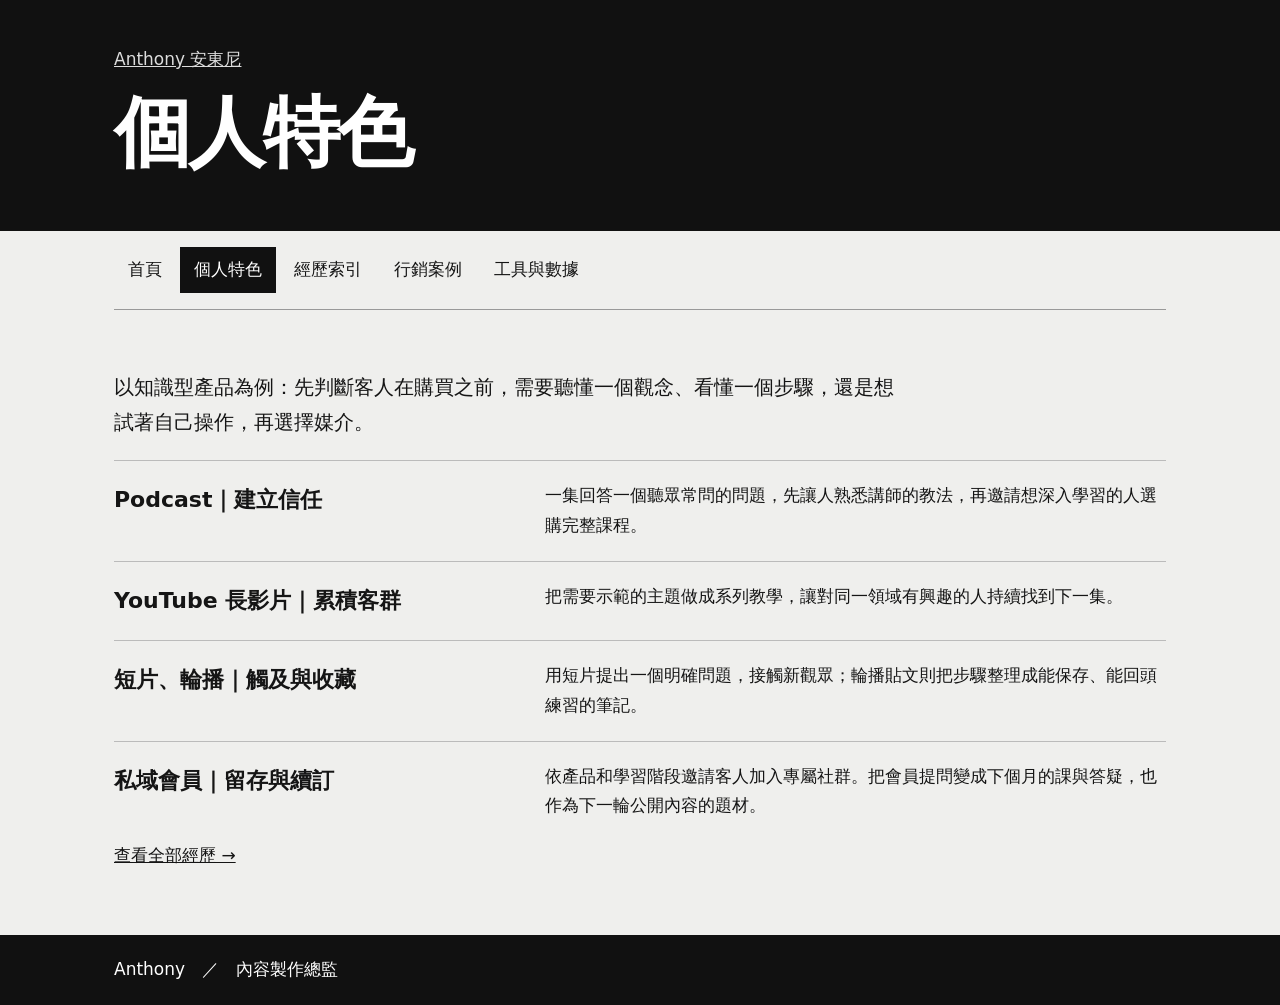
<file: profile.html>
<!doctype html><html lang="zh-Hant"><head><meta charset=utf-8><meta name="viewport" content="width=device-width,initial-scale=1"><title>個人特色｜Anthony 安東尼</title><style>*{box-sizing:border-box}body{margin:0;background:#efefed;color:#151515;font:17px/1.75 system-ui,"PingFang TC",sans-serif}header,footer{background:#111;color:white}.wrap{max-width:1180px;padding:0 clamp(20px,5vw,68px);margin:auto}.hero{padding-top:54px;padding-bottom:48px}h1{margin:.05em 0;font:750 clamp(64px,13vw,165px)/1 Arial;letter-spacing:-.075em}h2{font-size:clamp(27px,3.8vw,48px);line-height:1.25;margin:8px 0 24px}h3{font-size:22px;margin:0}.hero p{max-width:720px;color:#d1d1cf}.metrics{display:flex;gap:clamp(16px,6vw,76px);margin-top:32px}.metrics b{display:block;font-size:30px}.metrics span{color:#bbb;font-size:14px}nav{display:flex;gap:4px;flex-wrap:wrap;padding:16px 0;border-bottom:1px solid #999}a{color:inherit}nav a{padding:8px 14px;text-decoration:none}nav a[aria-current]{background:#111;color:white}main{min-height:390px;padding:40px 0 64px}.k{font-size:13px;letter-spacing:.14em;color:#595959}.lead{font-size:20px;max-width:780px}.row{display:grid;grid-template-columns:1fr 1.55fr;gap:30px;border-top:1px solid #bbb;padding:20px 0}.row p{margin:0}details{border-top:1px solid #aaa;padding:15px 0}summary{cursor:pointer;font-weight:650;font-size:20px}details p{max-width:78ch}footer .wrap{padding-top:20px;padding-bottom:20px}section[hidden]{display:none}@media(max-width:650px){.hero{padding-top:34px}.row{display:block}.row p{margin-top:8px}nav a{padding:7px 9px;font-size:15px}.metrics{justify-content:space-between}.metrics b{font-size:24px}.metrics span{font-size:12px}} .directory{display:grid;grid-template-columns:repeat(2,minmax(0,1fr));gap:0 36px}.entry{color:inherit;text-decoration:none;border-top:1px solid #a5a5a1;padding:20px 0;display:grid;grid-template-columns:32px 1fr 22px;align-items:center;gap:8px}.entry b{font-size:21px}.entry span,.sub{font-size:14px;color:#515151}.entry:hover b{text-decoration:underline}.sub{margin:0}.sheet{background:#d4d4d1;padding:clamp(18px,4vw,44px);margin:28px 0}.sheet p{max-width:76ch}.pagehead{padding-top:45px;padding-bottom:42px}.pagehead h1{font-size:clamp(38px,6vw,78px);letter-spacing:-.035em;line-height:1.18;margin:12px 0}.pagehead a{color:#ddd}.trail{display:flex;gap:24px;flex-wrap:wrap}.directory a:focus-visible,nav a:focus-visible{outline:2px solid} @media(max-width:650px){.directory{grid-template-columns:1fr}.entry b{font-size:18px}}</style></head><body><header><div class="wrap pagehead"><a href="index.html">Anthony 安東尼</a><h1>個人特色</h1></div></header><div class="wrap"><nav aria-label="主選單"><a href="index.html">首頁</a><a aria-current="page" href="profile.html">個人特色</a><a href="experience.html">經歷索引</a><a href="academy.html">行銷案例</a><a href="tools.html">工具與數據</a></nav><main><p class="lead">以知識型產品為例：先判斷客人在購買之前，需要聽懂一個觀念、看懂一個步驟，還是想試著自己操作，再選擇媒介。</p><article class="row"><h3>Podcast｜建立信任</h3><p>一集回答一個聽眾常問的問題，先讓人熟悉講師的教法，再邀請想深入學習的人選購完整課程。</p></article><article class="row"><h3>YouTube 長影片｜累積客群</h3><p>把需要示範的主題做成系列教學，讓對同一領域有興趣的人持續找到下一集。</p></article><article class="row"><h3>短片、輪播｜觸及與收藏</h3><p>用短片提出一個明確問題，接觸新觀眾；輪播貼文則把步驟整理成能保存、能回頭練習的筆記。</p></article><article class="row"><h3>私域會員｜留存與續訂</h3><p>依產品和學習階段邀請客人加入專屬社群。把會員提問變成下個月的課與答疑，也作為下一輪公開內容的題材。</p></article><a href="experience.html">查看全部經歷 →</a></main></div><footer><div class="wrap">Anthony　／　內容製作總監</div></footer></body></html>
</file>
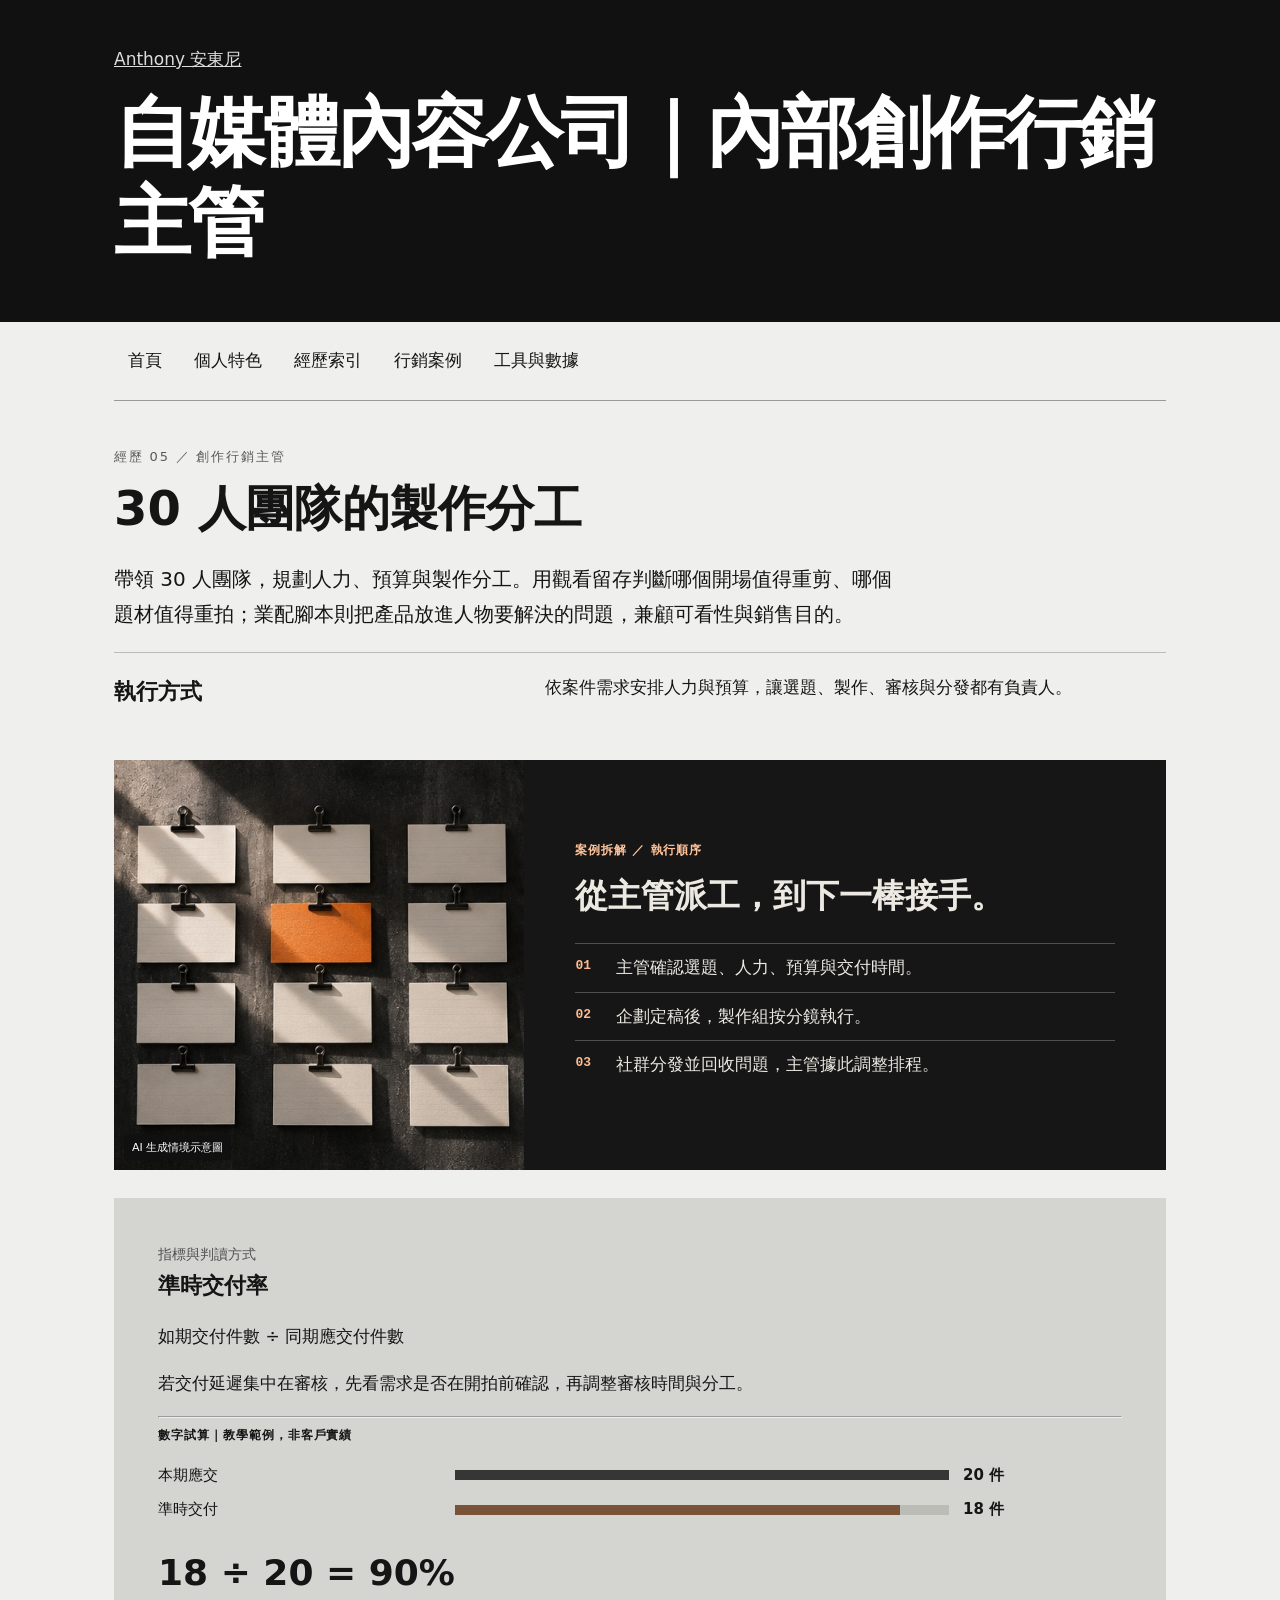
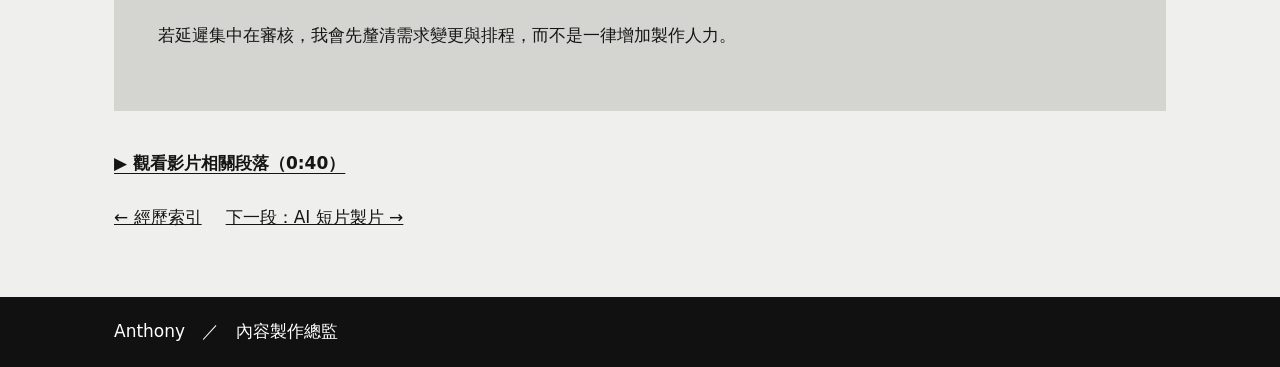
<file: team.html>
<!doctype html><html lang="zh-Hant"><head><meta charset=utf-8><meta name="viewport" content="width=device-width,initial-scale=1"><title>自媒體內容公司｜內部創作行銷主管｜Anthony 安東尼</title><style>*{box-sizing:border-box}body{margin:0;background:#efefed;color:#151515;font:17px/1.75 system-ui,"PingFang TC",sans-serif}header,footer{background:#111;color:white}.wrap{max-width:1180px;padding:0 clamp(20px,5vw,68px);margin:auto}.hero{padding-top:54px;padding-bottom:48px}h1{margin:.05em 0;font:750 clamp(64px,13vw,165px)/1 Arial;letter-spacing:-.075em}h2{font-size:clamp(27px,3.8vw,48px);line-height:1.25;margin:8px 0 24px}h3{font-size:22px;margin:0}.hero p{max-width:720px;color:#d1d1cf}.metrics{display:flex;gap:clamp(16px,6vw,76px);margin-top:32px}.metrics b{display:block;font-size:30px}.metrics span{color:#bbb;font-size:14px}nav{display:flex;gap:4px;flex-wrap:wrap;padding:16px 0;border-bottom:1px solid #999}a{color:inherit}nav a{padding:8px 14px;text-decoration:none}nav a[aria-current]{background:#111;color:white}main{min-height:390px;padding:40px 0 64px}.k{font-size:13px;letter-spacing:.14em;color:#595959}.lead{font-size:20px;max-width:780px}.row{display:grid;grid-template-columns:1fr 1.55fr;gap:30px;border-top:1px solid #bbb;padding:20px 0}.row p{margin:0}details{border-top:1px solid #aaa;padding:15px 0}summary{cursor:pointer;font-weight:650;font-size:20px}details p{max-width:78ch}footer .wrap{padding-top:20px;padding-bottom:20px}section[hidden]{display:none}@media(max-width:650px){.hero{padding-top:34px}.row{display:block}.row p{margin-top:8px}nav a{padding:7px 9px;font-size:15px}.metrics{justify-content:space-between}.metrics b{font-size:24px}.metrics span{font-size:12px}} .directory{display:grid;grid-template-columns:repeat(2,minmax(0,1fr));gap:0 36px}.entry{color:inherit;text-decoration:none;border-top:1px solid #a5a5a1;padding:20px 0;display:grid;grid-template-columns:32px 1fr 22px;align-items:center;gap:8px}.entry b{font-size:21px}.entry span,.sub{font-size:14px;color:#515151}.entry:hover b{text-decoration:underline}.sub{margin:0}.sheet{background:#d4d4d1;padding:clamp(18px,4vw,44px);margin:28px 0}.sheet p{max-width:76ch}.pagehead{padding-top:45px;padding-bottom:42px}.pagehead h1{font-size:clamp(38px,6vw,78px);letter-spacing:-.035em;line-height:1.18;margin:12px 0}.pagehead a{color:#ddd}.trail{display:flex;gap:24px;flex-wrap:wrap}.directory a:focus-visible,nav a:focus-visible{outline:2px solid} @media(max-width:650px){.directory{grid-template-columns:1fr}.entry b{font-size:18px}}</style><link rel="stylesheet" href="media/case-film.css"></head><body><header><div class="wrap pagehead"><a href="index.html">Anthony 安東尼</a><h1>自媒體內容公司｜內部創作行銷主管</h1></div></header><div class="wrap"><nav aria-label="主選單"><a href="index.html">首頁</a><a href="profile.html">個人特色</a><a href="experience.html">經歷索引</a><a href="academy.html">行銷案例</a><a href="tools.html">工具與數據</a></nav><main><span class="k">經歷 05 ／ 創作行銷主管</span><h2>30 人團隊的製作分工</h2><p class="lead">帶領 30 人團隊，規劃人力、預算與製作分工。用觀看留存判斷哪個開場值得重剪、哪個題材值得重拍；業配腳本則把產品放進人物要解決的問題，兼顧可看性與銷售目的。</p><article class="row"><h3>執行方式</h3><p>依案件需求安排人力與預算，讓選題、製作、審核與分發都有負責人。</p></article><div class="caseplate"><figure><img src="media/team.jpg" width="508" height="508" alt="從主管派工，到下一棒接手。的情境示意"><figcaption>AI 生成情境示意圖</figcaption></figure><div class="casebody"><div class="eyebrow">案例拆解 ／ 執行順序</div><h3>從主管派工，到下一棒接手。</h3><ol><li><span class="stepno">01</span><span>主管確認選題、人力、預算與交付時間。</span></li><li><span class="stepno">02</span><span>企劃定稿後，製作組按分鏡執行。</span></li><li><span class="stepno">03</span><span>社群分發並回收問題，主管據此調整排程。</span></li></ol></div></div><section class="sheet"><p class="sub">指標與判讀方式</p><h3>準時交付率</h3><p>如期交付件數 ÷ 同期應交付件數</p><p>若交付延遲集中在審核，先看需求是否在開拍前確認，再調整審核時間與分工。</p><hr><div class="eyebrow">數字試算｜教學範例，非客戶實績</div><div class="analysis-meter" aria-label="指標計算示意"><div class="bar-row"><span>本期應交</span><div class="bar-track"><div class="bar-fill" style="width:100%"></div></div><b>20 件</b></div><div class="bar-row"><span>準時交付</span><div class="bar-track"><div class="bar-fill" style="width:90.0%"></div></div><b>18 件</b></div></div><div class="result">18 ÷ 20 = 90%</div><p>若延遲集中在審核，我會先釐清需求變更與排程，而不是一律增加製作人力。</p></section><a class="casewatch" href="index.html?t=40#case-film">▶ 觀看影片相關段落（0:40）</a><div class="trail"><a href="experience.html">← 經歷索引</a><a href="ai-film.html">下一段：AI 短片製片 →</a></div></main></div><footer><div class="wrap">Anthony　／　內容製作總監</div></footer></body></html>
</file>
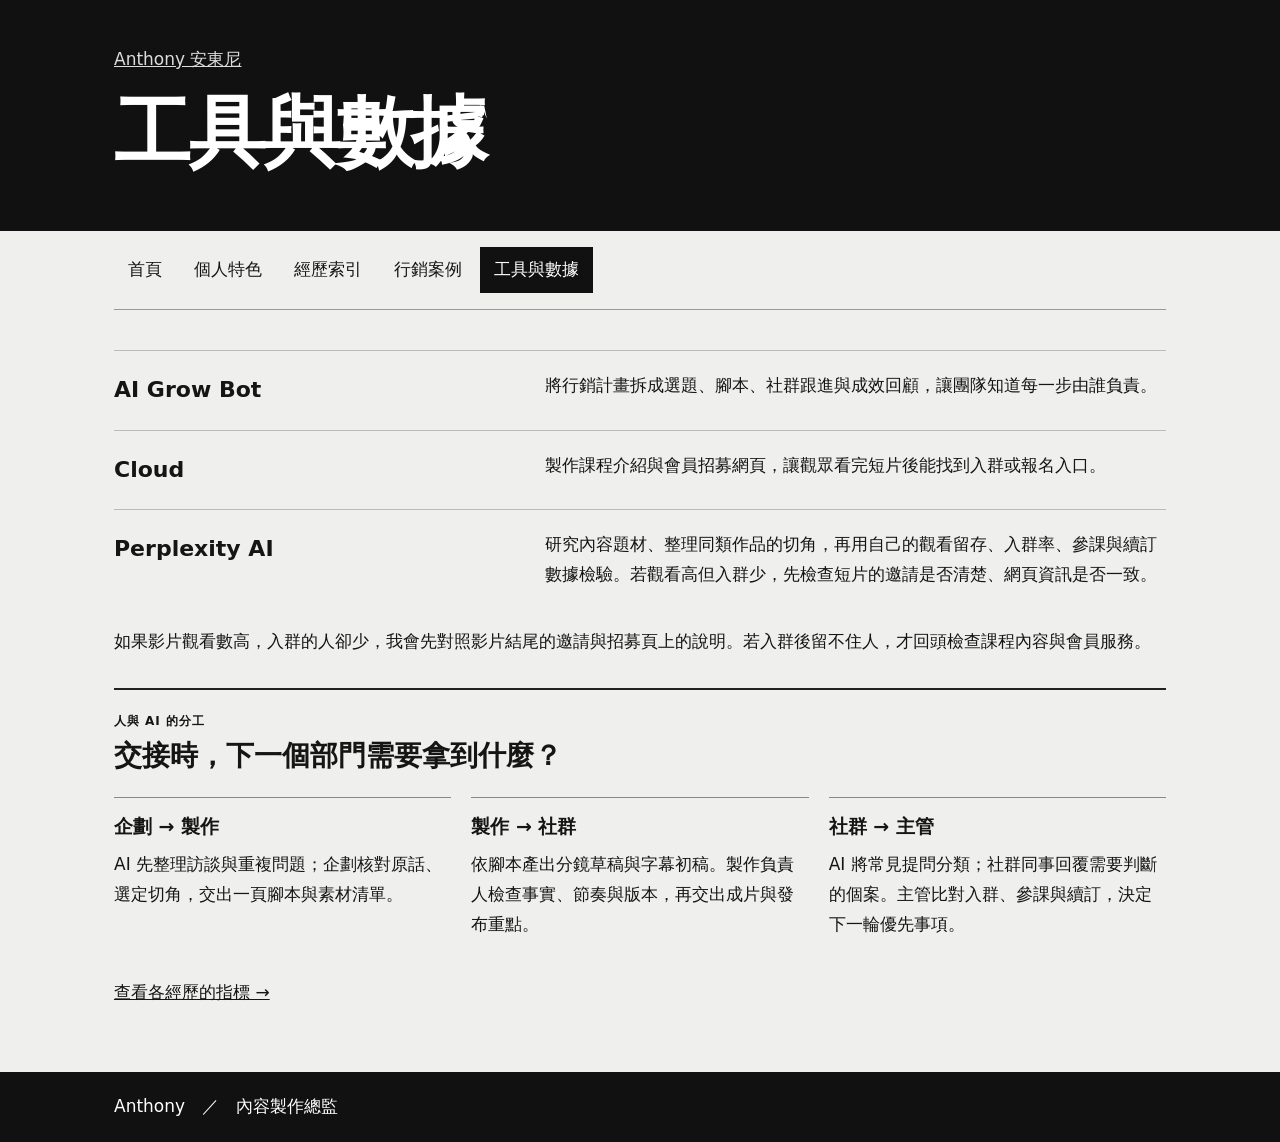
<file: tools.html>
<!doctype html><html lang="zh-Hant"><head><meta charset=utf-8><meta name="viewport" content="width=device-width,initial-scale=1"><title>工具與數據｜Anthony 安東尼</title><style>*{box-sizing:border-box}body{margin:0;background:#efefed;color:#151515;font:17px/1.75 system-ui,"PingFang TC",sans-serif}header,footer{background:#111;color:white}.wrap{max-width:1180px;padding:0 clamp(20px,5vw,68px);margin:auto}.hero{padding-top:54px;padding-bottom:48px}h1{margin:.05em 0;font:750 clamp(64px,13vw,165px)/1 Arial;letter-spacing:-.075em}h2{font-size:clamp(27px,3.8vw,48px);line-height:1.25;margin:8px 0 24px}h3{font-size:22px;margin:0}.hero p{max-width:720px;color:#d1d1cf}.metrics{display:flex;gap:clamp(16px,6vw,76px);margin-top:32px}.metrics b{display:block;font-size:30px}.metrics span{color:#bbb;font-size:14px}nav{display:flex;gap:4px;flex-wrap:wrap;padding:16px 0;border-bottom:1px solid #999}a{color:inherit}nav a{padding:8px 14px;text-decoration:none}nav a[aria-current]{background:#111;color:white}main{min-height:390px;padding:40px 0 64px}.k{font-size:13px;letter-spacing:.14em;color:#595959}.lead{font-size:20px;max-width:780px}.row{display:grid;grid-template-columns:1fr 1.55fr;gap:30px;border-top:1px solid #bbb;padding:20px 0}.row p{margin:0}details{border-top:1px solid #aaa;padding:15px 0}summary{cursor:pointer;font-weight:650;font-size:20px}details p{max-width:78ch}footer .wrap{padding-top:20px;padding-bottom:20px}section[hidden]{display:none}@media(max-width:650px){.hero{padding-top:34px}.row{display:block}.row p{margin-top:8px}nav a{padding:7px 9px;font-size:15px}.metrics{justify-content:space-between}.metrics b{font-size:24px}.metrics span{font-size:12px}} .directory{display:grid;grid-template-columns:repeat(2,minmax(0,1fr));gap:0 36px}.entry{color:inherit;text-decoration:none;border-top:1px solid #a5a5a1;padding:20px 0;display:grid;grid-template-columns:32px 1fr 22px;align-items:center;gap:8px}.entry b{font-size:21px}.entry span,.sub{font-size:14px;color:#515151}.entry:hover b{text-decoration:underline}.sub{margin:0}.sheet{background:#d4d4d1;padding:clamp(18px,4vw,44px);margin:28px 0}.sheet p{max-width:76ch}.pagehead{padding-top:45px;padding-bottom:42px}.pagehead h1{font-size:clamp(38px,6vw,78px);letter-spacing:-.035em;line-height:1.18;margin:12px 0}.pagehead a{color:#ddd}.trail{display:flex;gap:24px;flex-wrap:wrap}.directory a:focus-visible,nav a:focus-visible{outline:2px solid} @media(max-width:650px){.directory{grid-template-columns:1fr}.entry b{font-size:18px}}</style><link rel="stylesheet" href="media/case-film.css"></head><body><header><div class="wrap pagehead"><a href="index.html">Anthony 安東尼</a><h1>工具與數據</h1></div></header><div class="wrap"><nav aria-label="主選單"><a href="index.html">首頁</a><a href="profile.html">個人特色</a><a href="experience.html">經歷索引</a><a href="academy.html">行銷案例</a><a aria-current="page" href="tools.html">工具與數據</a></nav><main><article class="row"><h3>AI Grow Bot</h3><p>將行銷計畫拆成選題、腳本、社群跟進與成效回顧，讓團隊知道每一步由誰負責。</p></article><article class="row"><h3>Cloud</h3><p>製作課程介紹與會員招募網頁，讓觀眾看完短片後能找到入群或報名入口。</p></article><article class="row"><h3>Perplexity AI</h3><p>研究內容題材、整理同類作品的切角，再用自己的觀看留存、入群率、參課與續訂數據檢驗。若觀看高但入群少，先檢查短片的邀請是否清楚、網頁資訊是否一致。</p></article><p>如果影片觀看數高，入群的人卻少，我會先對照影片結尾的邀請與招募頁上的說明。若入群後留不住人，才回頭檢查課程內容與會員服務。</p><section class="huddle"><div class="eyebrow">人與 AI 的分工</div><h2>交接時，下一個部門需要拿到什麼？</h2><div class="handoff"><article><h3>企劃 → 製作</h3><p>AI 先整理訪談與重複問題；企劃核對原話、選定切角，交出一頁腳本與素材清單。</p></article><article><h3>製作 → 社群</h3><p>依腳本產出分鏡草稿與字幕初稿。製作負責人檢查事實、節奏與版本，再交出成片與發布重點。</p></article><article><h3>社群 → 主管</h3><p>AI 將常見提問分類；社群同事回覆需要判斷的個案。主管比對入群、參課與續訂，決定下一輪優先事項。</p></article></div></section><a href="experience.html">查看各經歷的指標 →</a></main></div><footer><div class="wrap">Anthony　／　內容製作總監</div></footer></body></html>
</file>
<file: media/case-film.css>
.showreel{margin:30px 0 0}.showreel video{display:block;width:100%;height:auto;aspect-ratio:16/9;background:#161616;object-fit:contain}.showreel figcaption,.eyebrow{font:600 12px/1.5 system-ui;letter-spacing:.08em}.showreel figcaption{margin-top:10px;color:#d4d1cb}.caseplate{margin:28px 0;display:grid;grid-template-columns:minmax(0,.78fr) minmax(0,1.22fr);background:#161616;color:#ece9e3}.caseplate figure{margin:0;position:relative}.caseplate img{display:block;width:100%;height:100%;min-height:285px;object-fit:cover}.caseplate figcaption{position:absolute;bottom:10px;left:10px;background:#111e;color:white;font-size:11px;padding:3px 8px}.casebody{padding:clamp(20px,4vw,56px);align-self:center}.casebody .eyebrow{color:#ffc399}.casebody h3{font-size:clamp(21px,3vw,33px);margin:8px 0 18px}.casebody ol{padding:0;list-style:none;margin:0}.casebody li{padding:9px 0;border-top:1px solid #4e4e4b;display:grid;grid-template-columns:32px 1fr;gap:9px}.stepno{color:#ffba91;font:600 13px/2 monospace}.analysis-meter{margin:18px 0}.bar-row{display:grid;grid-template-columns:minmax(135px,.8fr) minmax(76px,1.4fr) minmax(60px,.45fr);gap:14px;align-items:center;margin:8px 0;font-size:15px}.bar-track{height:10px;background:#bcbcb6}.bar-fill{height:100%;background:#363634}.bar-row:last-of-type .bar-fill{background:#795337}.result{font-size:clamp(24px,3vw,36px);font-weight:750}.casewatch{display:inline-block;margin:10px 0 24px;font-weight:650;text-underline-offset:4px}.huddle{border-top:2px solid #222;margin-top:32px;padding-top:22px}.huddle h2{font-size:28px}.huddle h3{font-size:19px}.huddle p{max-width:76ch}.handoff{display:grid;grid-template-columns:repeat(3,minmax(0,1fr));gap:20px;margin:20px 0}.handoff article{border-top:1px solid #888;padding:12px 0}.handoff p{margin:.4em 0}.case-actions{display:flex;align-items:center;gap:16px;flex-wrap:wrap}@media(max-width:650px){.caseplate,.handoff{grid-template-columns:1fr}.caseplate img{max-height:300px;min-height:0;aspect-ratio:4/3}.bar-row{gap:8px;grid-template-columns:1.15fr .9fr .55fr;font-size:14px}.metrics{flex-wrap:wrap}}
</file>
